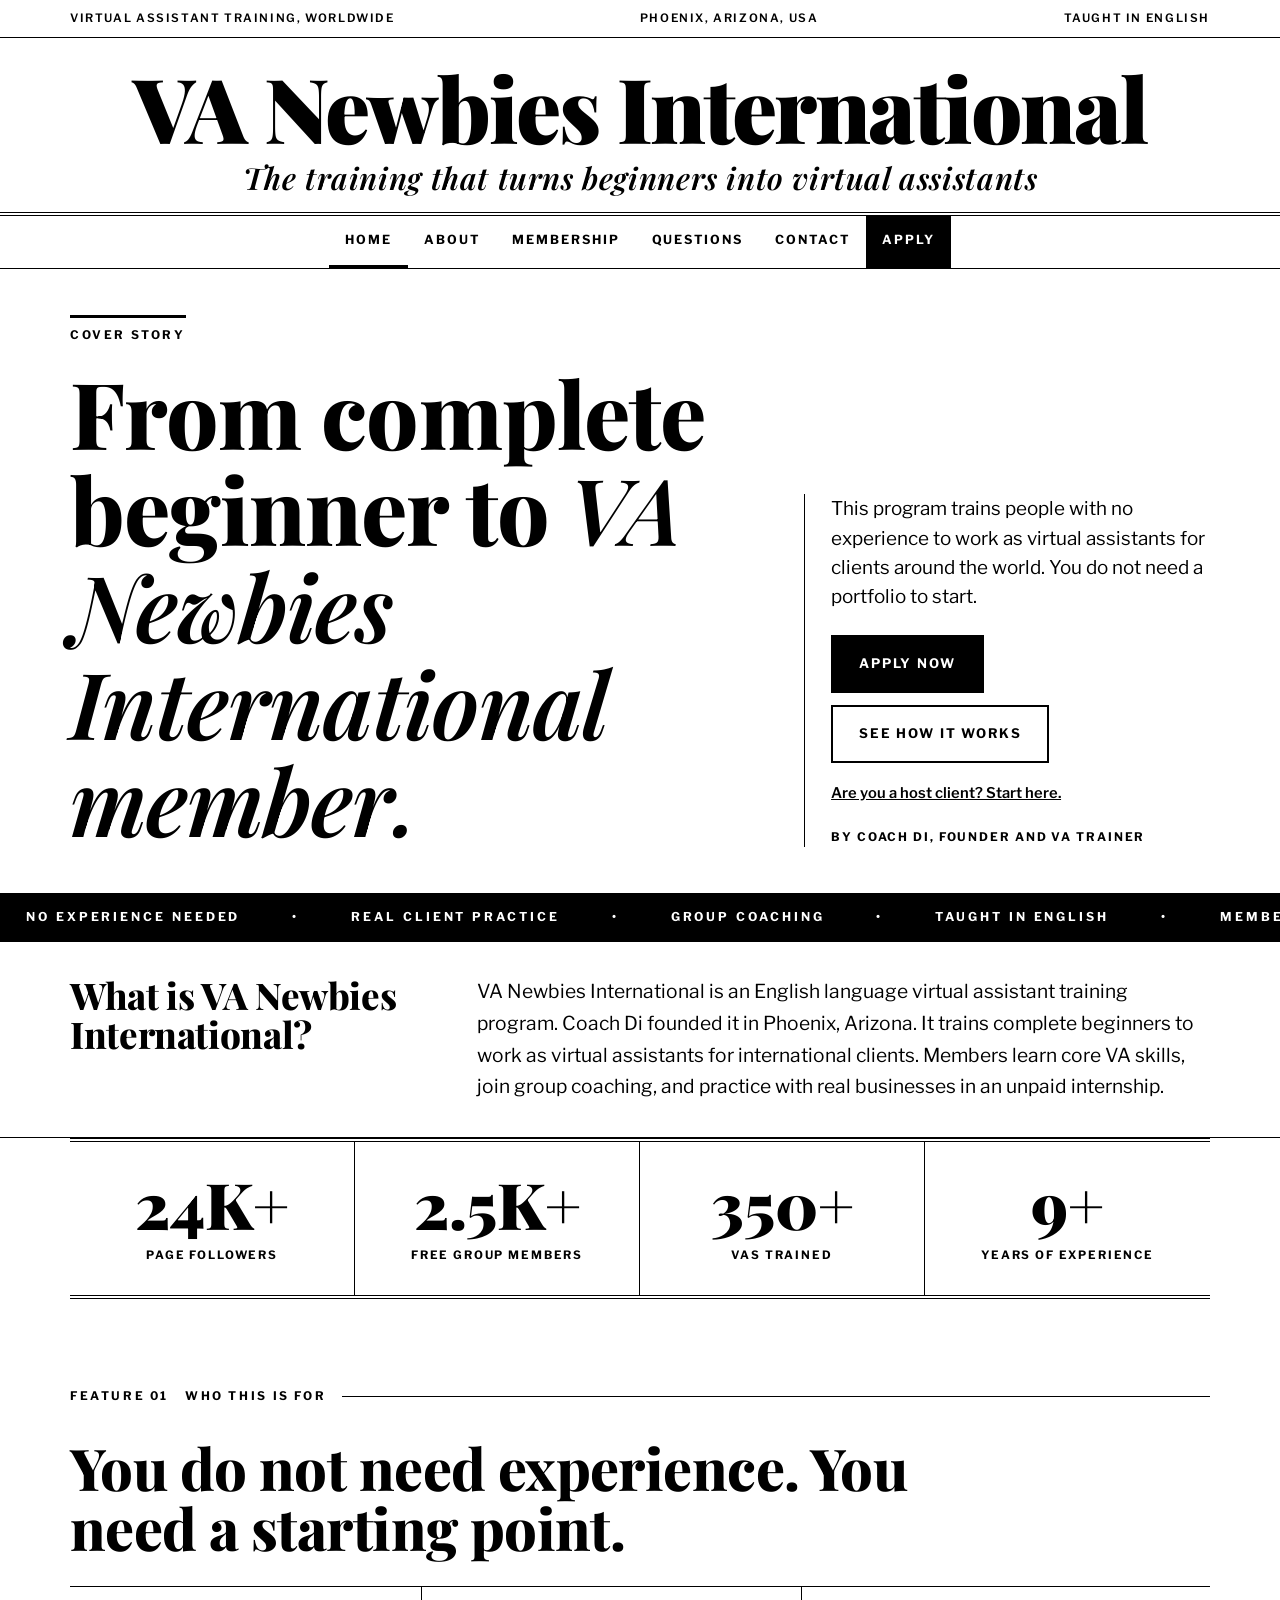
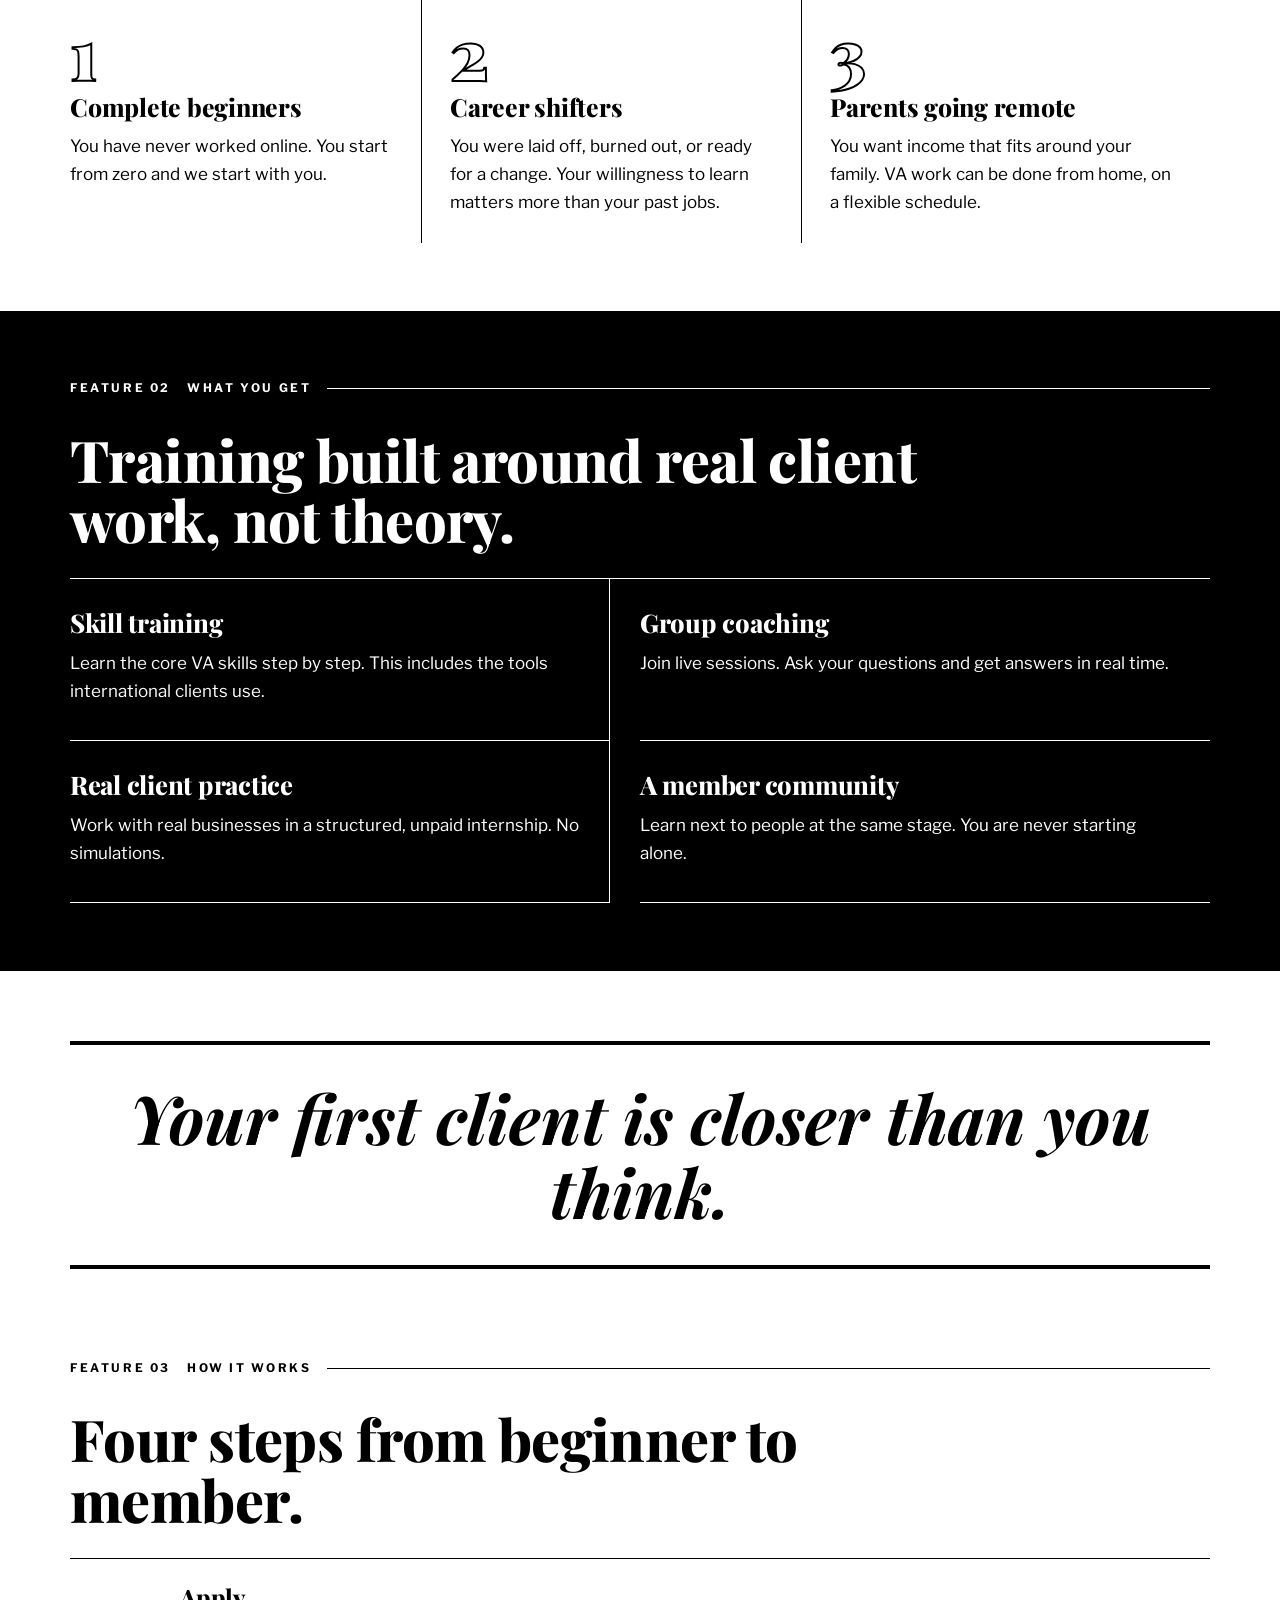
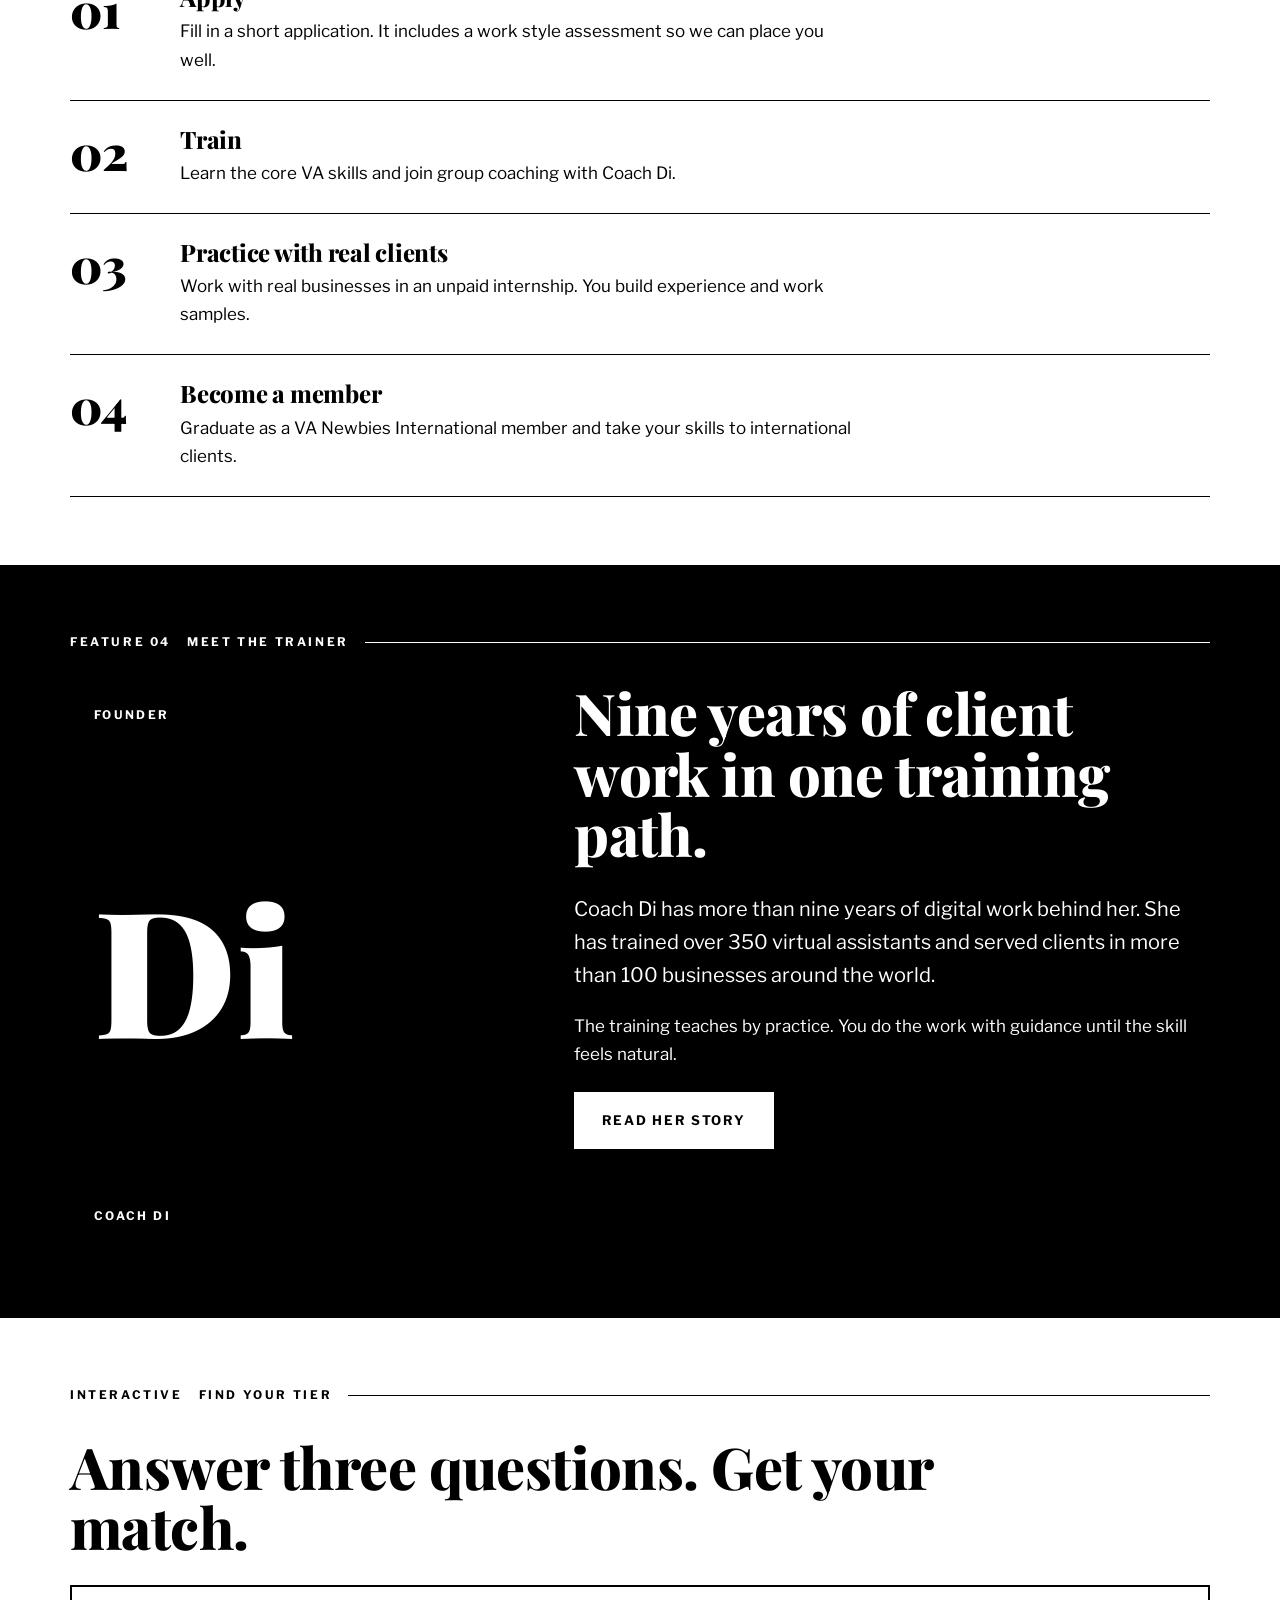
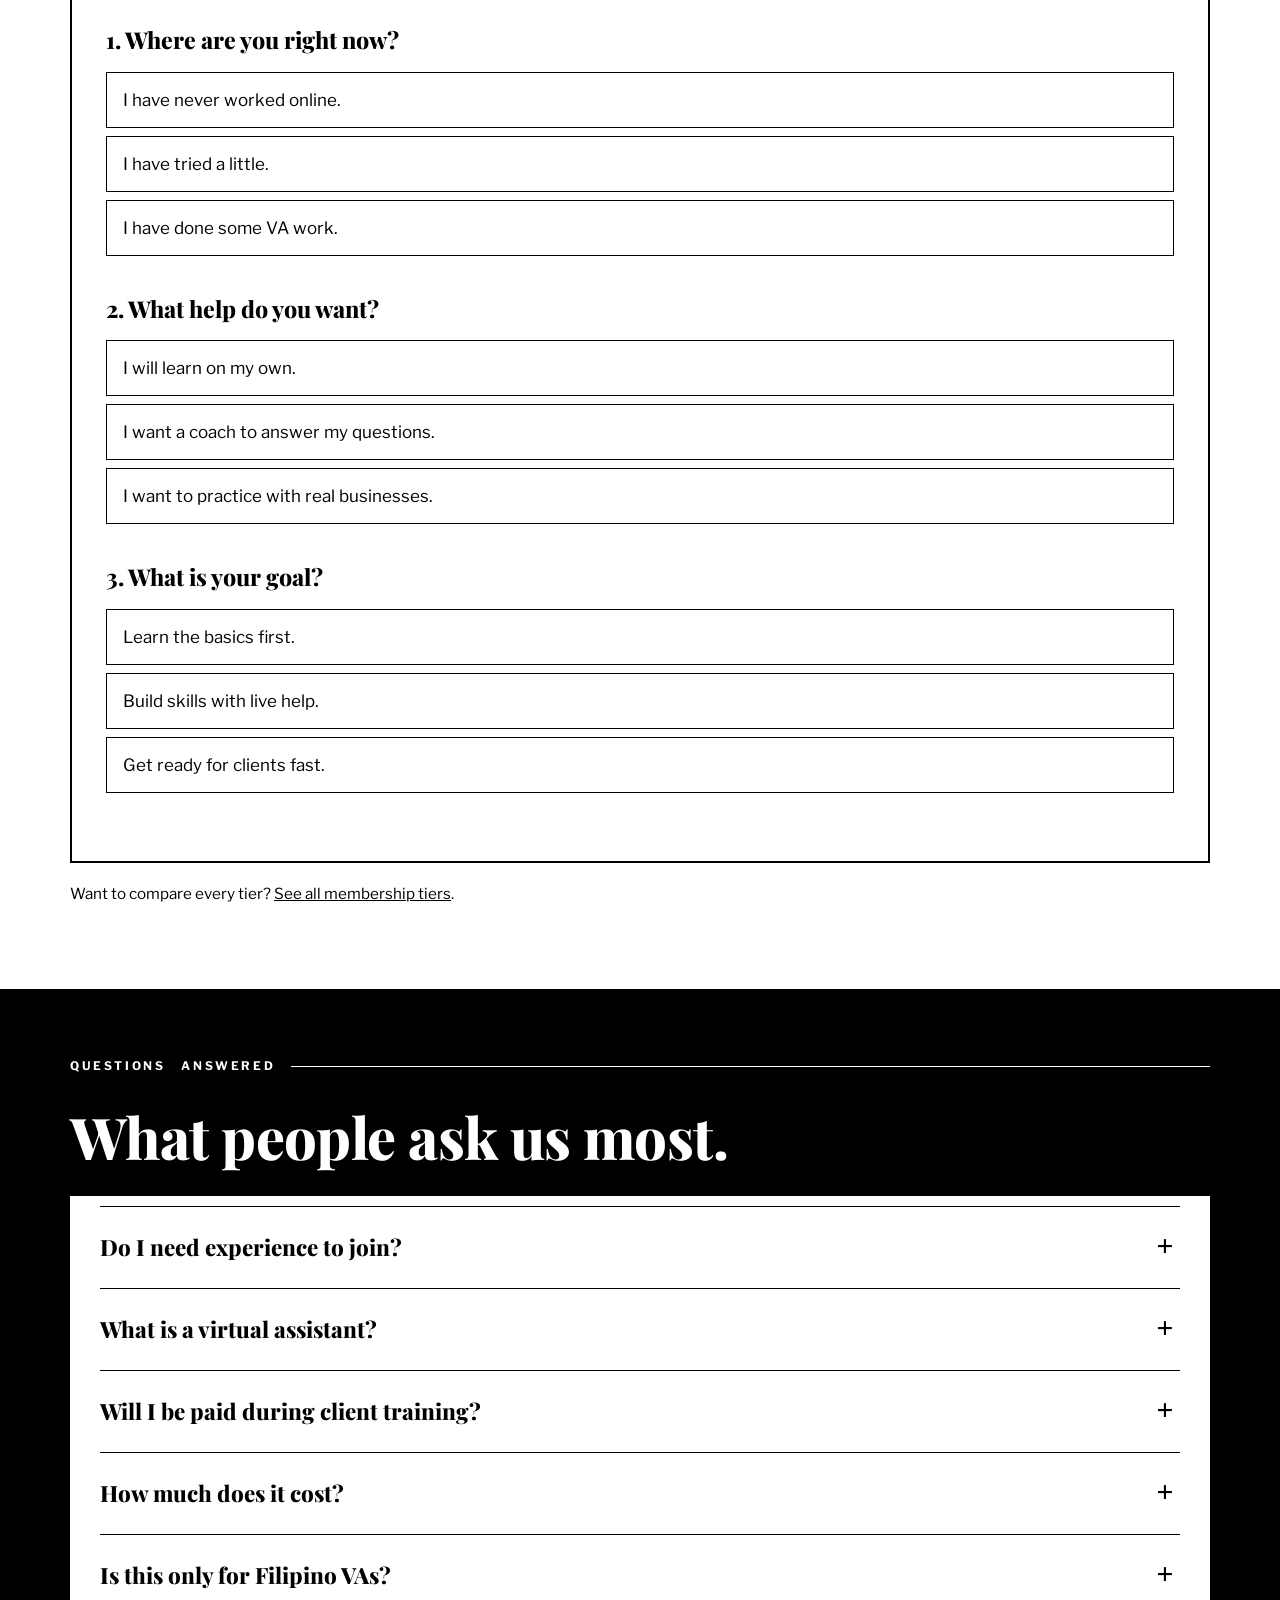
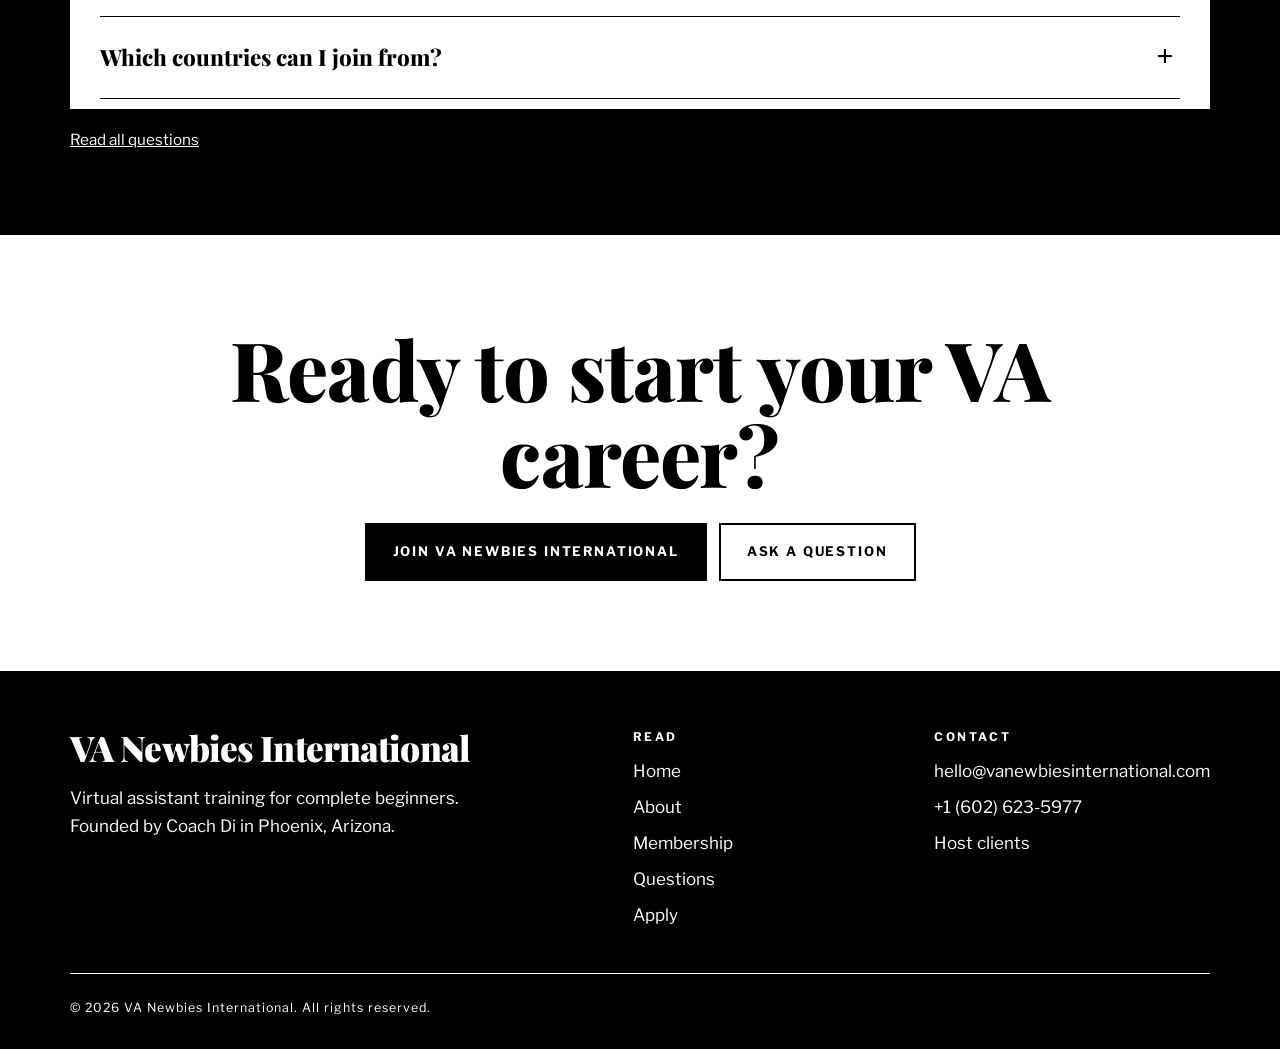
<file: index.html>
<!doctype html>
<html lang="en">
<head>
<meta charset="utf-8">
<meta name="viewport" content="width=device-width, initial-scale=1">
<title>VA Newbies International | Virtual Assistant Training for Beginners</title>
<meta name="description" content="Learn to work as a virtual assistant with no experience. Get coaching, real client practice in an unpaid internship, and a worldwide member community.">
<meta name="robots" content="index, follow, max-image-preview:large">
<link rel="canonical" href="https://www.vanewbiesinternational.com/">
<meta name="theme-color" content="#000000">
<meta property="og:type" content="website">
<meta property="og:site_name" content="VA Newbies International">
<meta property="og:title" content="VA Newbies International | Virtual Assistant Training for Beginners">
<meta property="og:description" content="Learn to work as a virtual assistant with no experience. Get coaching, real client practice in an unpaid internship, and a worldwide member community.">
<meta property="og:url" content="https://www.vanewbiesinternational.com/">
<meta property="og:image" content="https://www.vanewbiesinternational.com/assets/og-cover.png">
<meta property="og:image:alt" content="VA Newbies International, virtual assistant training worldwide">
<meta property="og:locale" content="en_US">
<meta name="twitter:card" content="summary_large_image">
<meta name="twitter:title" content="VA Newbies International | Virtual Assistant Training for Beginners">
<meta name="twitter:description" content="Learn to work as a virtual assistant with no experience. Get coaching, real client practice in an unpaid internship, and a worldwide member community.">
<meta name="twitter:image" content="https://www.vanewbiesinternational.com/assets/og-cover.png">
<link rel="icon" href="assets/favicon.svg" type="image/svg+xml">
<link rel="preconnect" href="https://fonts.googleapis.com">
<link rel="preconnect" href="https://fonts.gstatic.com" crossorigin>
<link rel="stylesheet" href="https://fonts.googleapis.com/css2?family=Libre+Franklin:wght@400;600;700&family=Playfair+Display:ital,wght@0,600;0,800;0,900;1,600;1,700&display=swap">
<link rel="stylesheet" href="assets/styles.css">
<script type="application/ld+json">{"@context": "https://schema.org", "@graph": [{"@type": ["Organization", "EducationalOrganization"], "@id": "https://www.vanewbiesinternational.com/#organization", "name": "VA Newbies International", "url": "https://www.vanewbiesinternational.com/", "logo": "https://www.vanewbiesinternational.com/assets/logo.svg", "description": "VA Newbies International trains complete beginners to work as virtual assistants for international clients. Training is in English and includes group coaching and an unpaid internship with real businesses.", "founder": {"@id": "https://www.vanewbiesinternational.com/about/#coach-di"}, "email": "hello@vanewbiesinternational.com", "telephone": "+16026235977", "address": {"@type": "PostalAddress", "addressLocality": "Phoenix", "addressRegion": "AZ", "addressCountry": "US"}, "areaServed": "Worldwide", "knowsLanguage": "en"}, {"@type": "WebSite", "@id": "https://www.vanewbiesinternational.com/#website", "url": "https://www.vanewbiesinternational.com/", "name": "VA Newbies International", "publisher": {"@id": "https://www.vanewbiesinternational.com/#organization"}, "inLanguage": "en"}, {"@type": "Person", "@id": "https://www.vanewbiesinternational.com/about/#coach-di", "name": "Coach Di", "jobTitle": "Founder and VA Trainer", "worksFor": {"@id": "https://www.vanewbiesinternational.com/#organization"}, "url": "https://www.vanewbiesinternational.com/about/", "alumniOf": [{"@type": "CollegeOrUniversity", "name": "Polytechnic University of the Philippines"}, {"@type": "CollegeOrUniversity", "name": "AMA Computer University"}], "knowsAbout": ["Virtual assistant training", "Virtual assistant services", "Digital marketing", "Remote work"]}, {"@type": "FAQPage", "mainEntity": [{"@type": "Question", "name": "Do I need experience to join?", "acceptedAnswer": {"@type": "Answer", "text": "No. Training starts from the basics. You do not need a portfolio or a past job to begin."}}, {"@type": "Question", "name": "What is a virtual assistant?", "acceptedAnswer": {"@type": "Answer", "text": "A virtual assistant, or VA, is a person who helps a business from a distance. A VA handles tasks such as email, scheduling, research, social media and customer support. The work is done online for clients in any country."}}, {"@type": "Question", "name": "Will I be paid during client training?", "acceptedAnswer": {"@type": "Answer", "text": "No. The client practice is an unpaid internship. It gives you real experience and work samples. You finish ready to earn."}}, {"@type": "Question", "name": "How much does it cost?", "acceptedAnswer": {"@type": "Answer", "text": "There are three tiers. Starter is $97, Spark is $180 and Surge is $299. Each one is a one time fee. There are no payment plans and no monthly charges."}}, {"@type": "Question", "name": "Is this only for Filipino VAs?", "acceptedAnswer": {"@type": "Answer", "text": "No. Membership is open to English speakers from any country. Coach Di grew up in the Philippines and now lives in the United States. That background shapes the training, and it does not limit who can join."}}, {"@type": "Question", "name": "Which countries can I join from?", "acceptedAnswer": {"@type": "Answer", "text": "You can join from any country. We welcome members from the US, the UK, Canada, Australia and beyond. All training is in English."}}]}]}</script>
</head>
<body>
<div class="progress" aria-hidden="true"></div>
<a class="skip" href="#main">Skip to main content</a>
<header>
<div class="topbar"><div class="wrap"><span>Virtual assistant training, worldwide</span><span>Phoenix, Arizona, USA</span><span>Taught in English</span></div></div>
<div class="masthead"><a class="brand" href="./" aria-label="VA Newbies International, home">VA Newbies International<span>The training that turns beginners into virtual assistants</span></a></div>
<div class="navbar"><div class="wrap">
<button class="menu-btn" aria-expanded="false" aria-controls="site-nav">Menu</button>
<nav class="nav" id="site-nav" aria-label="Main"><a href="./" aria-current="page">Home</a><a href="about/">About</a><a href="services/">Membership</a><a href="faq/">Questions</a><a href="contact/">Contact</a><a class="cta" href="apply/">Apply</a></nav>
</div></div>
</header>
<main id="main">

<section class="hero" style="padding-bottom:46px">
<div class="wrap hero-grid">
<div>
<div class="kicker">Cover story</div>
<h1>From complete beginner to <em>VA Newbies International member.</em></h1>
</div>
<div class="stand">
<p>This program trains people with no experience to work as virtual assistants for clients around the world. You do not need a portfolio to start.</p>
<div class="btns"><a class="btn" href="apply/">Apply now</a><a class="btn ghost" href="#how">See how it works</a></div>
<a class="sub-link" href="contact/#host-clients">Are you a host client? Start here.</a>
<div class="byline">By Coach Di, Founder and VA Trainer</div>
</div>
</div>
</section>

<div class="ticker" aria-hidden="true"><div class="ticker-track">
<span>No experience needed</span><span>Real client practice</span><span>Group coaching</span><span>Taught in English</span><span>Members worldwide</span><span>No experience needed</span><span>Real client practice</span><span>Group coaching</span><span>Taught in English</span><span>Members worldwide</span><span>No experience needed</span><span>Real client practice</span><span>Group coaching</span><span>Taught in English</span><span>Members worldwide</span><span>No experience needed</span><span>Real client practice</span><span>Group coaching</span><span>Taught in English</span><span>Members worldwide</span>
</div></div>

<section class="answer reveal" style="padding:34px 0"><div class="wrap answer-grid">
<h2>What is VA Newbies International?</h2>
<p>VA Newbies International is an English language virtual assistant training program. Coach Di founded it in Phoenix, Arizona. It trains complete beginners to work as virtual assistants for international clients. Members learn core VA skills, join group coaching, and practice with real businesses in an unpaid internship.</p>
</div></section>

<div class="wrap reveal" style="padding-bottom:20px">
<div class="stats" role="list">
<div class="stat" role="listitem"><b data-count="24" data-suffix="K+">24K+</b><small>Page followers</small></div>
<div class="stat" role="listitem"><b data-count="2.5" data-suffix="K+">2.5K+</b><small>Free group members</small></div>
<div class="stat" role="listitem"><b data-count="350" data-suffix="+">350+</b><small>VAs trained</small></div>
<div class="stat" role="listitem"><b data-count="9" data-suffix="+">9+</b><small>Years of experience</small></div>
</div>
</div>

<section id="who">
<div class="wrap">
<div class="label reveal">Feature 01 <span>Who this is for</span></div>
<h2 class="sec-title reveal">You do not need experience. You need a starting point.</h2>
<div class="three reveal">
<article><span class="num" aria-hidden="true">1</span><h3>Complete beginners</h3><p>You have never worked online. You start from zero and we start with you.</p></article>
<article><span class="num" aria-hidden="true">2</span><h3>Career shifters</h3><p>You were laid off, burned out, or ready for a change. Your willingness to learn matters more than your past jobs.</p></article>
<article><span class="num" aria-hidden="true">3</span><h3>Parents going remote</h3><p>You want income that fits around your family. VA work can be done from home, on a flexible schedule.</p></article>
</div>
</div>
</section>

<section class="dark" id="get">
<div class="wrap">
<div class="label reveal">Feature 02 <span>What you get</span></div>
<h2 class="sec-title reveal">Training built around real client work, not theory.</h2>
<div class="four reveal">
<article><h3>Skill training</h3><p>Learn the core VA skills step by step. This includes the tools international clients use.</p></article>
<article><h3>Group coaching</h3><p>Join live sessions. Ask your questions and get answers in real time.</p></article>
<article><h3>Real client practice</h3><p>Work with real businesses in a structured, unpaid internship. No simulations.</p></article>
<article><h3>A member community</h3><p>Learn next to people at the same stage. You are never starting alone.</p></article>
</div>
</div>
</section>

<div class="pull reveal"><div class="wrap"><blockquote>Your first client is closer than you think.</blockquote></div></div>

<section id="how" style="padding-top:20px">
<div class="wrap">
<div class="label reveal">Feature 03 <span>How it works</span></div>
<h2 class="sec-title reveal">Four steps from beginner to member.</h2>
<ol class="steps reveal">
<li><div><h3>Apply</h3><p>Fill in a short application. It includes a work style assessment so we can place you well.</p></div></li>
<li><div><h3>Train</h3><p>Learn the core VA skills and join group coaching with Coach Di.</p></div></li>
<li><div><h3>Practice with real clients</h3><p>Work with real businesses in an unpaid internship. You build experience and work samples.</p></div></li>
<li><div><h3>Become a member</h3><p>Graduate as a VA Newbies International member and take your skills to international clients.</p></div></li>
</ol>
</div>
</section>

<section class="dark" id="coach">
<div class="wrap">
<div class="label reveal">Feature 04 <span>Meet the trainer</span></div>
<div class="profile reveal">
<div class="monogram" role="img" aria-label="Coach Di, founder of VA Newbies International, virtual assistant trainer"><span>Founder</span><b>Di</b><span>Coach Di</span></div>
<div>
<h2 class="sec-title">Nine years of client work in one training path.</h2>
<p class="lede">Coach Di has more than nine years of digital work behind her. She has trained over 350 virtual assistants and served clients in more than 100 businesses around the world.</p>
<p>The training teaches by practice. You do the work with guidance until the skill feels natural.</p>
<div class="btns"><a class="btn" href="about/">Read her story</a></div>
</div>
</div>
</div>
</section>

<section id="find">
<div class="wrap">
<div class="label reveal">Interactive <span>Find your tier</span></div>
<h2 class="sec-title reveal">Answer three questions. Get your match.</h2>
<div class="reveal"><form class="quiz" id="tier-quiz" aria-label="Find your tier">
<fieldset><legend>1. Where are you right now?</legend>
<label class="opt"><input type="radio" name="q1" value="starter"><span>I have never worked online.</span></label><label class="opt"><input type="radio" name="q1" value="spark"><span>I have tried a little.</span></label><label class="opt"><input type="radio" name="q1" value="surge"><span>I have done some VA work.</span></label>
</fieldset>
<fieldset><legend>2. What help do you want?</legend>
<label class="opt"><input type="radio" name="q2" value="starter"><span>I will learn on my own.</span></label><label class="opt"><input type="radio" name="q2" value="spark"><span>I want a coach to answer my questions.</span></label><label class="opt"><input type="radio" name="q2" value="surge"><span>I want to practice with real businesses.</span></label>
</fieldset>
<fieldset><legend>3. What is your goal?</legend>
<label class="opt"><input type="radio" name="q3" value="starter"><span>Learn the basics first.</span></label><label class="opt"><input type="radio" name="q3" value="spark"><span>Build skills with live help.</span></label><label class="opt"><input type="radio" name="q3" value="surge"><span>Get ready for clients fast.</span></label>
</fieldset>
<div class="result" id="quiz-result" aria-live="polite"></div>
</form></div>
<p class="note">Want to compare every tier? <a href="services/">See all membership tiers</a>.</p>
</div>
</section>

<section class="dark" id="questions">
<div class="wrap">
<div class="label reveal">Questions <span>Answered</span></div>
<h2 class="sec-title reveal">What people ask us most.</h2>
<div class="reveal" style="color:#000;background:#fff;padding:10px 30px"><div class="faq"><details><summary>Do I need experience to join?</summary><div class="ans"><p>No. Training starts from the basics. You do not need a portfolio or a past job to begin.</p></div></details><details><summary>What is a virtual assistant?</summary><div class="ans"><p>A virtual assistant, or VA, is a person who helps a business from a distance. A VA handles tasks such as email, scheduling, research, social media and customer support. The work is done online for clients in any country.</p></div></details><details><summary>Will I be paid during client training?</summary><div class="ans"><p>No. The client practice is an unpaid internship. It gives you real experience and work samples. You finish ready to earn.</p></div></details><details><summary>How much does it cost?</summary><div class="ans"><p>There are three tiers. Starter is $97, Spark is $180 and Surge is $299. Each one is a one time fee. There are no payment plans and no monthly charges.</p></div></details><details><summary>Is this only for Filipino VAs?</summary><div class="ans"><p>No. Membership is open to English speakers from any country. Coach Di grew up in the Philippines and now lives in the United States. That background shapes the training, and it does not limit who can join.</p></div></details><details><summary>Which countries can I join from?</summary><div class="ans"><p>You can join from any country. We welcome members from the US, the UK, Canada, Australia and beyond. All training is in English.</p></div></details></div></div>
<p class="note"><a href="faq/">Read all questions</a></p>
</div>
</section>

<section class="cta-final">
<div class="wrap reveal">
<h2>Ready to start your VA career?</h2>
<div class="btns"><a class="btn" href="apply/">Join VA Newbies International</a><a class="btn ghost" href="contact/">Ask a question</a></div>
</div>
</section>
</main>
<a class="sticky-cta" href="apply/">Apply now</a>
<footer class="foot">
<div class="wrap">
<div class="foot-grid">
<div>
<a class="brand" href="./">VA Newbies International</a>
<p style="margin-top:14px;max-width:26em">Virtual assistant training for complete beginners. Founded by Coach Di in Phoenix, Arizona.</p>
</div>
<div>
<h2>Read</h2>
<ul>
<li><a href="./">Home</a></li>
<li><a href="about/">About</a></li>
<li><a href="services/">Membership</a></li>
<li><a href="faq/">Questions</a></li>
<li><a href="apply/">Apply</a></li>
</ul>
</div>
<div>
<h2>Contact</h2>
<ul>
<li><a href="mailto:hello@vanewbiesinternational.com">hello@vanewbiesinternational.com</a></li>
<li><a href="tel:+16026235977">+1 (602) 623-5977</a></li>
<li><a href="contact/#host-clients">Host clients</a></li>
</ul>
</div>
</div>
<small>&copy; <span id="year">2026</span> VA Newbies International. All rights reserved.</small>
</div>
</footer>
<script src="assets/main.js" defer></script>
</body>
</html>
</file>
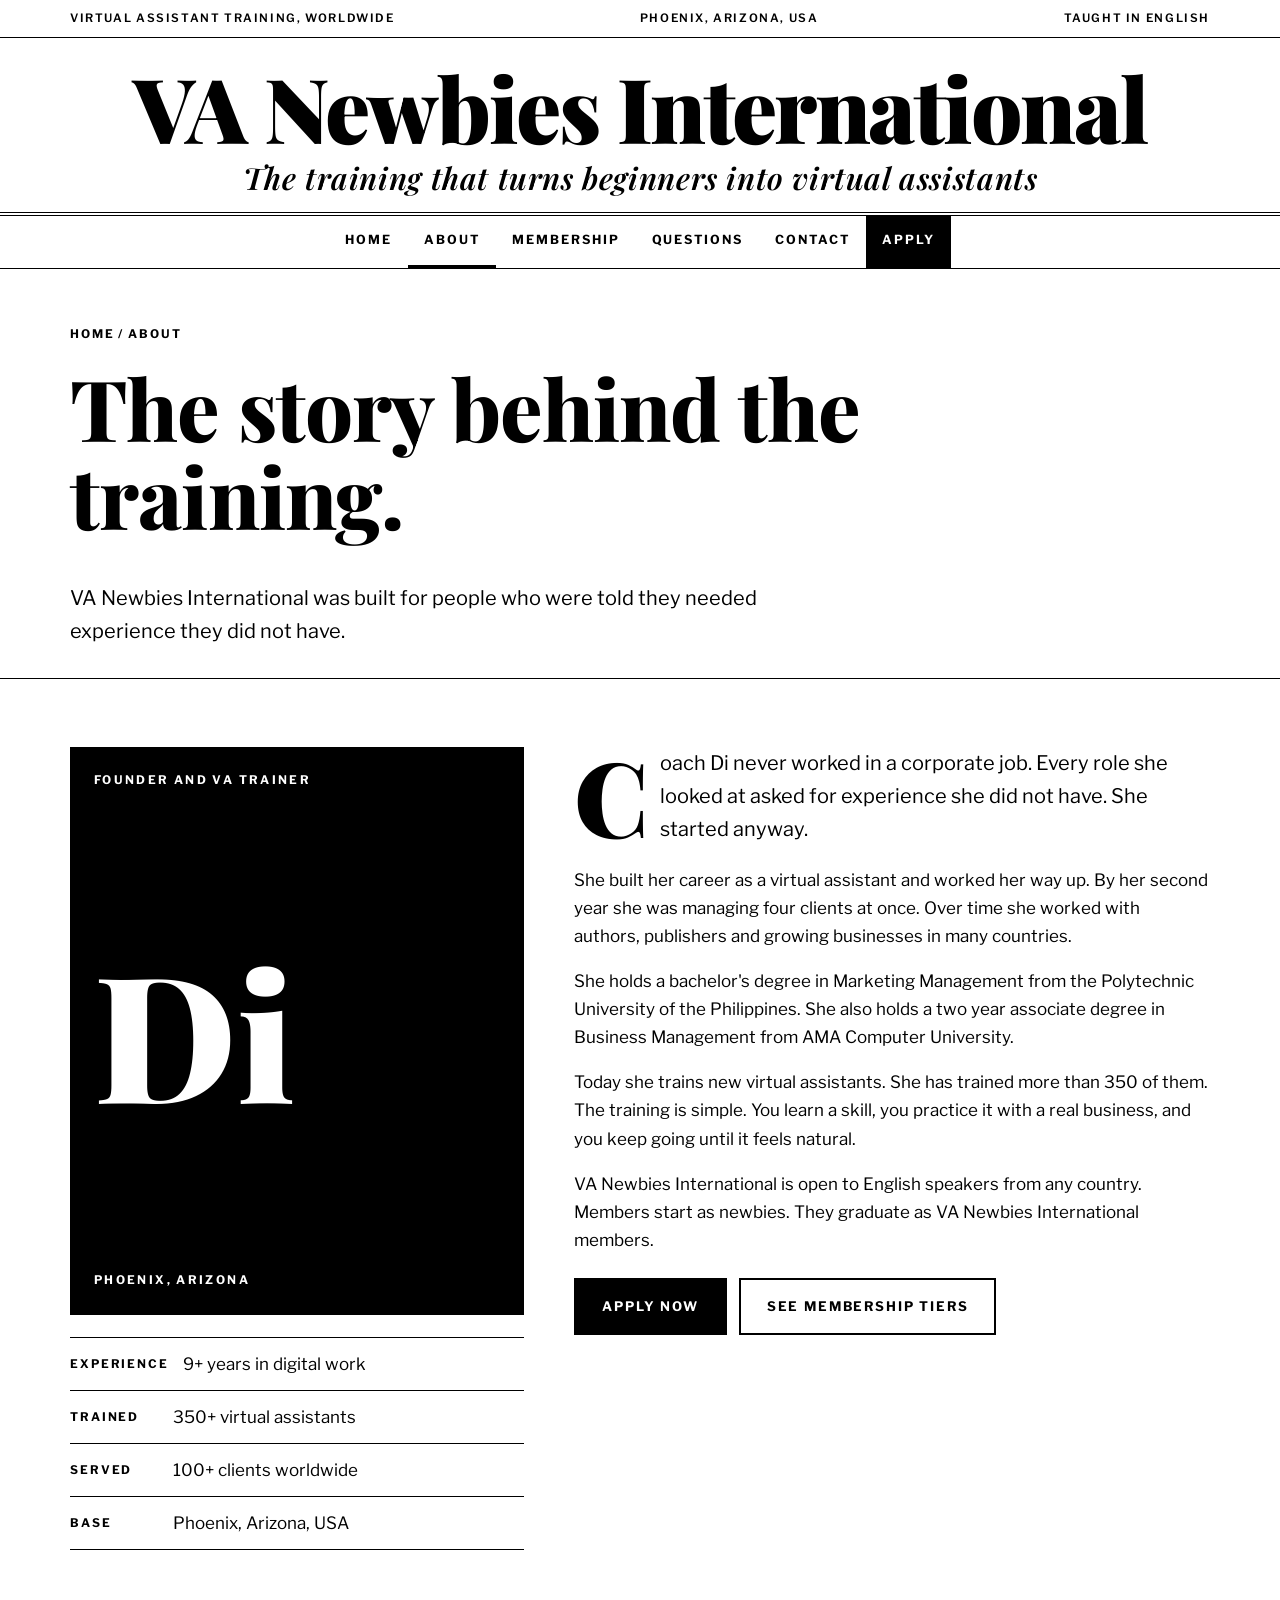
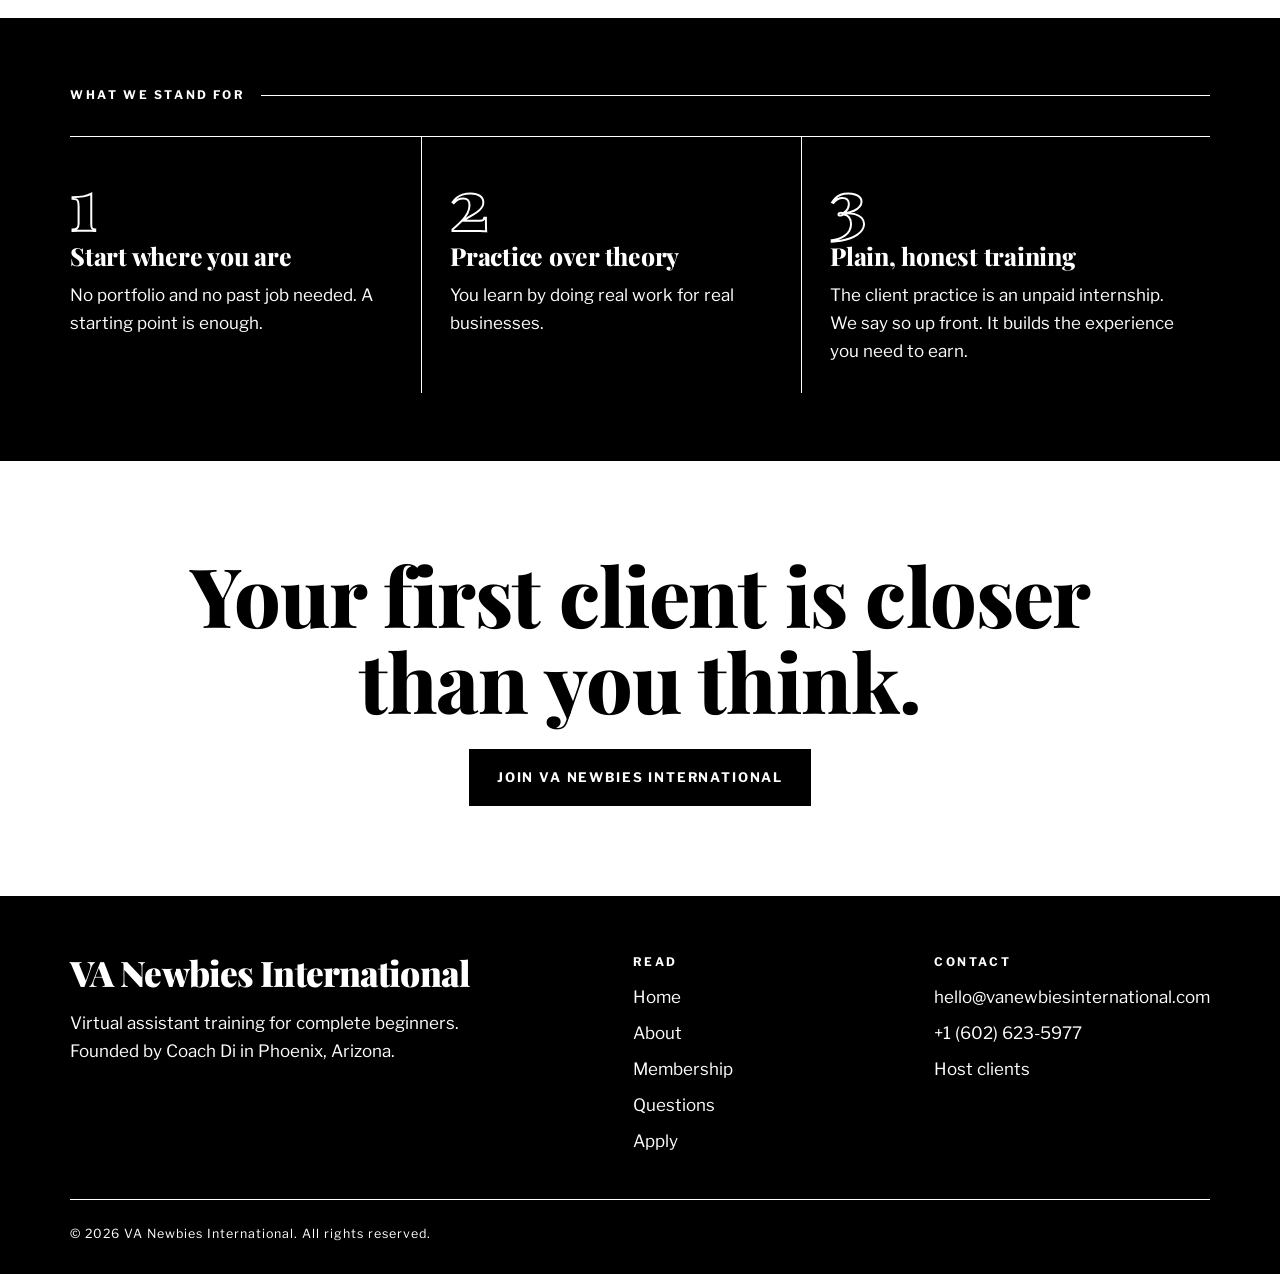
<file: about/index.html>
<!doctype html>
<html lang="en">
<head>
<meta charset="utf-8">
<meta name="viewport" content="width=device-width, initial-scale=1">
<title>About Coach Di | VA Newbies International</title>
<meta name="description" content="Meet Coach Di, founder of VA Newbies International. She has 9+ years of digital work, has trained 350+ virtual assistants and has served clients worldwide.">
<meta name="robots" content="index, follow, max-image-preview:large">
<link rel="canonical" href="https://www.vanewbiesinternational.com/about/">
<meta name="theme-color" content="#000000">
<meta property="og:type" content="website">
<meta property="og:site_name" content="VA Newbies International">
<meta property="og:title" content="About Coach Di | VA Newbies International">
<meta property="og:description" content="Meet Coach Di, founder of VA Newbies International. She has 9+ years of digital work, has trained 350+ virtual assistants and has served clients worldwide.">
<meta property="og:url" content="https://www.vanewbiesinternational.com/about/">
<meta property="og:image" content="https://www.vanewbiesinternational.com/assets/og-cover.png">
<meta property="og:image:alt" content="VA Newbies International, virtual assistant training worldwide">
<meta property="og:locale" content="en_US">
<meta name="twitter:card" content="summary_large_image">
<meta name="twitter:title" content="About Coach Di | VA Newbies International">
<meta name="twitter:description" content="Meet Coach Di, founder of VA Newbies International. She has 9+ years of digital work, has trained 350+ virtual assistants and has served clients worldwide.">
<meta name="twitter:image" content="https://www.vanewbiesinternational.com/assets/og-cover.png">
<link rel="icon" href="../assets/favicon.svg" type="image/svg+xml">
<link rel="preconnect" href="https://fonts.googleapis.com">
<link rel="preconnect" href="https://fonts.gstatic.com" crossorigin>
<link rel="stylesheet" href="https://fonts.googleapis.com/css2?family=Libre+Franklin:wght@400;600;700&family=Playfair+Display:ital,wght@0,600;0,800;0,900;1,600;1,700&display=swap">
<link rel="stylesheet" href="../assets/styles.css">
<script type="application/ld+json">{"@context": "https://schema.org", "@graph": [{"@type": ["Organization", "EducationalOrganization"], "@id": "https://www.vanewbiesinternational.com/#organization", "name": "VA Newbies International", "url": "https://www.vanewbiesinternational.com/", "logo": "https://www.vanewbiesinternational.com/assets/logo.svg", "description": "VA Newbies International trains complete beginners to work as virtual assistants for international clients. Training is in English and includes group coaching and an unpaid internship with real businesses.", "founder": {"@id": "https://www.vanewbiesinternational.com/about/#coach-di"}, "email": "hello@vanewbiesinternational.com", "telephone": "+16026235977", "address": {"@type": "PostalAddress", "addressLocality": "Phoenix", "addressRegion": "AZ", "addressCountry": "US"}, "areaServed": "Worldwide", "knowsLanguage": "en"}, {"@type": "WebSite", "@id": "https://www.vanewbiesinternational.com/#website", "url": "https://www.vanewbiesinternational.com/", "name": "VA Newbies International", "publisher": {"@id": "https://www.vanewbiesinternational.com/#organization"}, "inLanguage": "en"}, {"@type": "Person", "@id": "https://www.vanewbiesinternational.com/about/#coach-di", "name": "Coach Di", "jobTitle": "Founder and VA Trainer", "worksFor": {"@id": "https://www.vanewbiesinternational.com/#organization"}, "url": "https://www.vanewbiesinternational.com/about/", "alumniOf": [{"@type": "CollegeOrUniversity", "name": "Polytechnic University of the Philippines"}, {"@type": "CollegeOrUniversity", "name": "AMA Computer University"}], "knowsAbout": ["Virtual assistant training", "Virtual assistant services", "Digital marketing", "Remote work"]}, {"@type": "BreadcrumbList", "itemListElement": [{"@type": "ListItem", "position": 1, "name": "Home", "item": "https://www.vanewbiesinternational.com/"}, {"@type": "ListItem", "position": 2, "name": "About", "item": "https://www.vanewbiesinternational.com/about/"}]}]}</script>
</head>
<body>
<div class="progress" aria-hidden="true"></div>
<a class="skip" href="#main">Skip to main content</a>
<header>
<div class="topbar"><div class="wrap"><span>Virtual assistant training, worldwide</span><span>Phoenix, Arizona, USA</span><span>Taught in English</span></div></div>
<div class="masthead"><a class="brand" href="../" aria-label="VA Newbies International, home">VA Newbies International<span>The training that turns beginners into virtual assistants</span></a></div>
<div class="navbar"><div class="wrap">
<button class="menu-btn" aria-expanded="false" aria-controls="site-nav">Menu</button>
<nav class="nav" id="site-nav" aria-label="Main"><a href="../">Home</a><a href="../about/" aria-current="page">About</a><a href="../services/">Membership</a><a href="../faq/">Questions</a><a href="../contact/">Contact</a><a class="cta" href="../apply/">Apply</a></nav>
</div></div>
</header>
<main id="main">

<div class="page-head"><div class="wrap">
<div class="crumbs"><a href="../">Home</a> / About</div>
<h1>The story behind the training.</h1>
<p>VA Newbies International was built for people who were told they needed experience they did not have.</p>
</div></div>

<section>
<div class="wrap">
<div class="profile reveal">
<div>
<div class="monogram" role="img" aria-label="Coach Di, founder of VA Newbies International, virtual assistant trainer"><span>Founder and VA Trainer</span><b>Di</b><span>Phoenix, Arizona</span></div>
<ul class="facts">
<li><b>Experience</b><span>9+ years in digital work</span></li>
<li><b>Trained</b><span>350+ virtual assistants</span></li>
<li><b>Served</b><span>100+ clients worldwide</span></li>
<li><b>Base</b><span>Phoenix, Arizona, USA</span></li>
</ul>
</div>
<div class="cols" style="column-count:1">
<p class="lede dropcap">Coach Di never worked in a corporate job. Every role she looked at asked for experience she did not have. She started anyway.</p>
<p>She built her career as a virtual assistant and worked her way up. By her second year she was managing four clients at once. Over time she worked with authors, publishers and growing businesses in many countries.</p>
<p>She holds a bachelor's degree in Marketing Management from the Polytechnic University of the Philippines. She also holds a two year associate degree in Business Management from AMA Computer University.</p>
<p>Today she trains new virtual assistants. She has trained more than 350 of them. The training is simple. You learn a skill, you practice it with a real business, and you keep going until it feels natural.</p>
<p>VA Newbies International is open to English speakers from any country. Members start as newbies. They graduate as VA Newbies International members.</p>
<div class="btns"><a class="btn" href="../apply/">Apply now</a><a class="btn ghost" href="../services/">See membership tiers</a></div>
</div>
</div>
</div>
</section>

<section class="dark">
<div class="wrap">
<div class="label reveal">What we stand for</div>
<div class="three reveal" style="border-color:#fff">
<article style="border-color:#fff"><span class="num" aria-hidden="true">1</span><h3>Start where you are</h3><p>No portfolio and no past job needed. A starting point is enough.</p></article>
<article style="border-color:#fff"><span class="num" aria-hidden="true">2</span><h3>Practice over theory</h3><p>You learn by doing real work for real businesses.</p></article>
<article style="border-color:#fff"><span class="num" aria-hidden="true">3</span><h3>Plain, honest training</h3><p>The client practice is an unpaid internship. We say so up front. It builds the experience you need to earn.</p></article>
</div>
</div>
</section>

<section class="cta-final"><div class="wrap reveal">
<h2>Your first client is closer than you think.</h2>
<div class="btns"><a class="btn" href="../apply/">Join VA Newbies International</a></div>
</div></section>
</main>
<a class="sticky-cta" href="../apply/">Apply now</a>
<footer class="foot">
<div class="wrap">
<div class="foot-grid">
<div>
<a class="brand" href="../">VA Newbies International</a>
<p style="margin-top:14px;max-width:26em">Virtual assistant training for complete beginners. Founded by Coach Di in Phoenix, Arizona.</p>
</div>
<div>
<h2>Read</h2>
<ul>
<li><a href="../">Home</a></li>
<li><a href="../about/">About</a></li>
<li><a href="../services/">Membership</a></li>
<li><a href="../faq/">Questions</a></li>
<li><a href="../apply/">Apply</a></li>
</ul>
</div>
<div>
<h2>Contact</h2>
<ul>
<li><a href="mailto:hello@vanewbiesinternational.com">hello@vanewbiesinternational.com</a></li>
<li><a href="tel:+16026235977">+1 (602) 623-5977</a></li>
<li><a href="../contact/#host-clients">Host clients</a></li>
</ul>
</div>
</div>
<small>&copy; <span id="year">2026</span> VA Newbies International. All rights reserved.</small>
</div>
</footer>
<script src="../assets/main.js" defer></script>
</body>
</html>
</file>
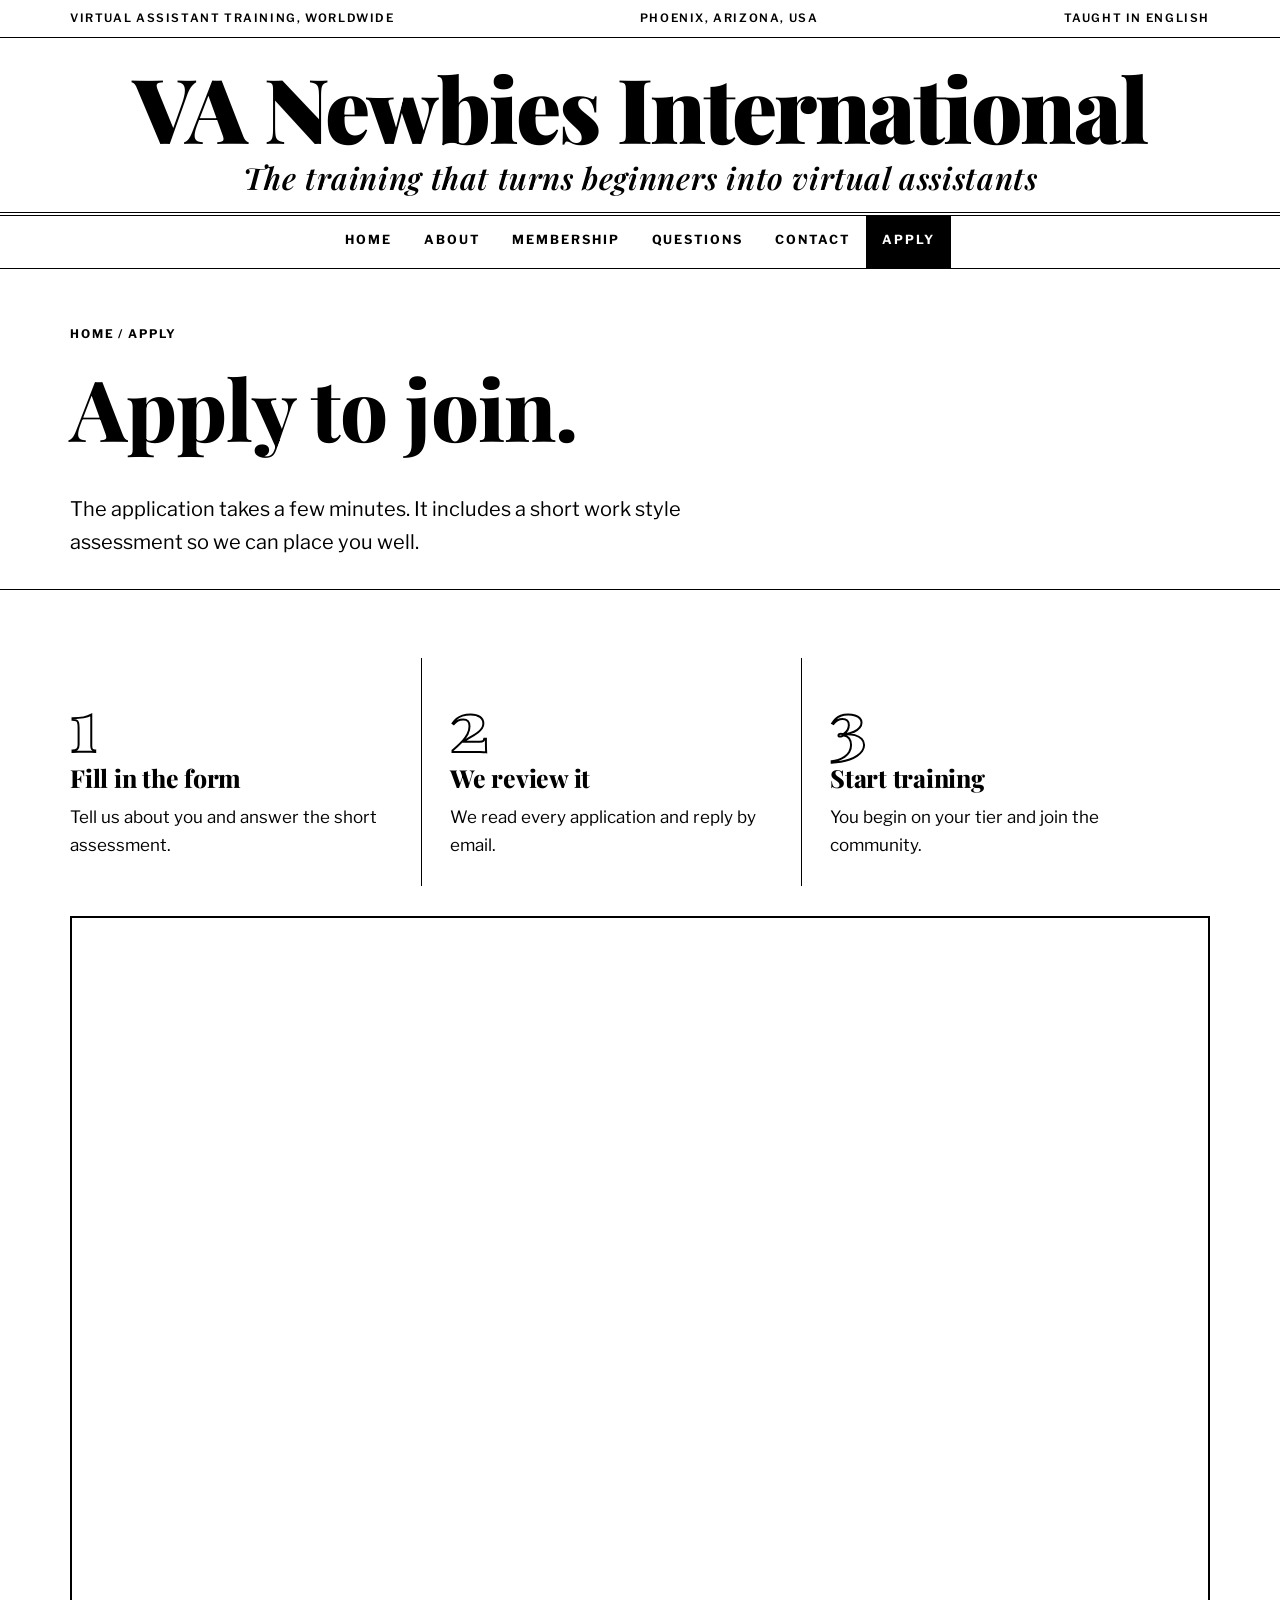
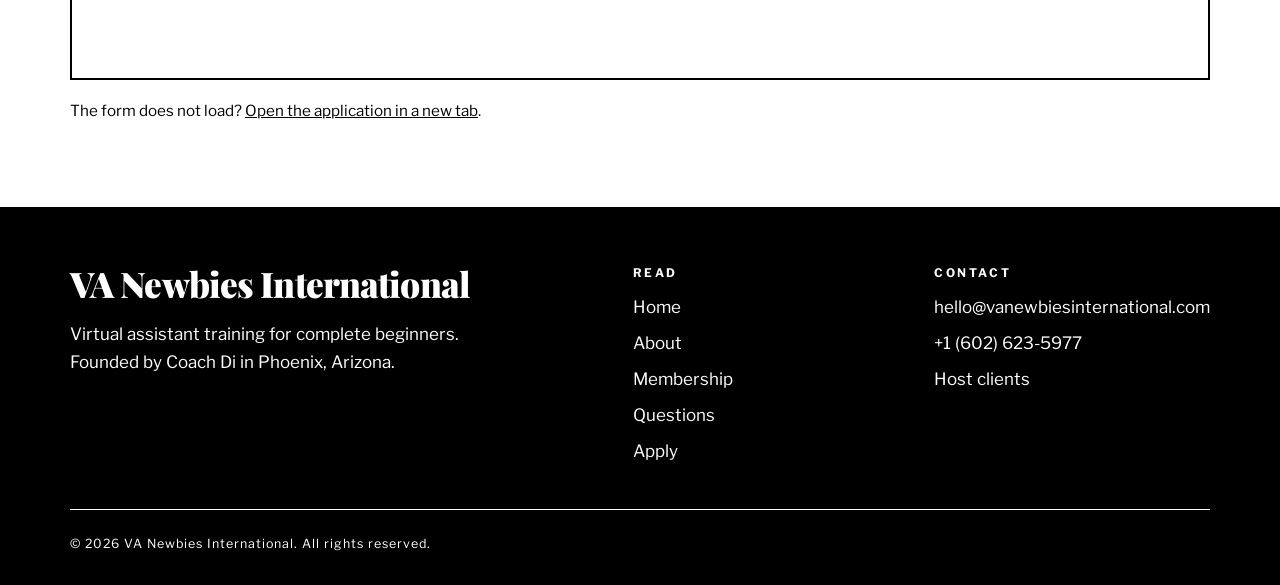
<file: apply/index.html>
<!doctype html>
<html lang="en">
<head>
<meta charset="utf-8">
<meta name="viewport" content="width=device-width, initial-scale=1">
<title>Apply | VA Newbies International</title>
<meta name="description" content="Apply to join VA Newbies International. The application takes a few minutes and includes a short work style assessment.">
<meta name="robots" content="index, follow, max-image-preview:large">
<link rel="canonical" href="https://www.vanewbiesinternational.com/apply/">
<meta name="theme-color" content="#000000">
<meta property="og:type" content="website">
<meta property="og:site_name" content="VA Newbies International">
<meta property="og:title" content="Apply | VA Newbies International">
<meta property="og:description" content="Apply to join VA Newbies International. The application takes a few minutes and includes a short work style assessment.">
<meta property="og:url" content="https://www.vanewbiesinternational.com/apply/">
<meta property="og:image" content="https://www.vanewbiesinternational.com/assets/og-cover.png">
<meta property="og:image:alt" content="VA Newbies International, virtual assistant training worldwide">
<meta property="og:locale" content="en_US">
<meta name="twitter:card" content="summary_large_image">
<meta name="twitter:title" content="Apply | VA Newbies International">
<meta name="twitter:description" content="Apply to join VA Newbies International. The application takes a few minutes and includes a short work style assessment.">
<meta name="twitter:image" content="https://www.vanewbiesinternational.com/assets/og-cover.png">
<link rel="icon" href="../assets/favicon.svg" type="image/svg+xml">
<link rel="preconnect" href="https://fonts.googleapis.com">
<link rel="preconnect" href="https://fonts.gstatic.com" crossorigin>
<link rel="stylesheet" href="https://fonts.googleapis.com/css2?family=Libre+Franklin:wght@400;600;700&family=Playfair+Display:ital,wght@0,600;0,800;0,900;1,600;1,700&display=swap">
<link rel="stylesheet" href="../assets/styles.css">
<script type="application/ld+json">{"@context": "https://schema.org", "@graph": [{"@type": ["Organization", "EducationalOrganization"], "@id": "https://www.vanewbiesinternational.com/#organization", "name": "VA Newbies International", "url": "https://www.vanewbiesinternational.com/", "logo": "https://www.vanewbiesinternational.com/assets/logo.svg", "description": "VA Newbies International trains complete beginners to work as virtual assistants for international clients. Training is in English and includes group coaching and an unpaid internship with real businesses.", "founder": {"@id": "https://www.vanewbiesinternational.com/about/#coach-di"}, "email": "hello@vanewbiesinternational.com", "telephone": "+16026235977", "address": {"@type": "PostalAddress", "addressLocality": "Phoenix", "addressRegion": "AZ", "addressCountry": "US"}, "areaServed": "Worldwide", "knowsLanguage": "en"}, {"@type": "WebSite", "@id": "https://www.vanewbiesinternational.com/#website", "url": "https://www.vanewbiesinternational.com/", "name": "VA Newbies International", "publisher": {"@id": "https://www.vanewbiesinternational.com/#organization"}, "inLanguage": "en"}, {"@type": "BreadcrumbList", "itemListElement": [{"@type": "ListItem", "position": 1, "name": "Home", "item": "https://www.vanewbiesinternational.com/"}, {"@type": "ListItem", "position": 2, "name": "Apply", "item": "https://www.vanewbiesinternational.com/apply/"}]}]}</script>
</head>
<body>
<div class="progress" aria-hidden="true"></div>
<a class="skip" href="#main">Skip to main content</a>
<header>
<div class="topbar"><div class="wrap"><span>Virtual assistant training, worldwide</span><span>Phoenix, Arizona, USA</span><span>Taught in English</span></div></div>
<div class="masthead"><a class="brand" href="../" aria-label="VA Newbies International, home">VA Newbies International<span>The training that turns beginners into virtual assistants</span></a></div>
<div class="navbar"><div class="wrap">
<button class="menu-btn" aria-expanded="false" aria-controls="site-nav">Menu</button>
<nav class="nav" id="site-nav" aria-label="Main"><a href="../">Home</a><a href="../about/">About</a><a href="../services/">Membership</a><a href="../faq/">Questions</a><a href="../contact/">Contact</a><a class="cta" href="../apply/">Apply</a></nav>
</div></div>
</header>
<main id="main">

<div class="page-head"><div class="wrap">
<div class="crumbs"><a href="../">Home</a> / Apply</div>
<h1>Apply to join.</h1>
<p>The application takes a few minutes. It includes a short work style assessment so we can place you well.</p>
</div></div>
<section><div class="wrap">
<div class="three" style="border-top:0">
<article><span class="num" aria-hidden="true">1</span><h3>Fill in the form</h3><p>Tell us about you and answer the short assessment.</p></article>
<article><span class="num" aria-hidden="true">2</span><h3>We review it</h3><p>We read every application and reply by email.</p></article>
<article><span class="num" aria-hidden="true">3</span><h3>Start training</h3><p>You begin on your tier and join the community.</p></article>
</div>
<div class="embed"><iframe src="https://form.jotform.com/262884618903064" title="VA Newbies International application form" loading="lazy" allow="geolocation"></iframe></div>
<p class="note">The form does not load? <a href="https://form.jotform.com/262884618903064" rel="noopener">Open the application in a new tab</a>.</p>
</div></section>
</main>
<a class="sticky-cta" href="../apply/">Apply now</a>
<footer class="foot">
<div class="wrap">
<div class="foot-grid">
<div>
<a class="brand" href="../">VA Newbies International</a>
<p style="margin-top:14px;max-width:26em">Virtual assistant training for complete beginners. Founded by Coach Di in Phoenix, Arizona.</p>
</div>
<div>
<h2>Read</h2>
<ul>
<li><a href="../">Home</a></li>
<li><a href="../about/">About</a></li>
<li><a href="../services/">Membership</a></li>
<li><a href="../faq/">Questions</a></li>
<li><a href="../apply/">Apply</a></li>
</ul>
</div>
<div>
<h2>Contact</h2>
<ul>
<li><a href="mailto:hello@vanewbiesinternational.com">hello@vanewbiesinternational.com</a></li>
<li><a href="tel:+16026235977">+1 (602) 623-5977</a></li>
<li><a href="../contact/#host-clients">Host clients</a></li>
</ul>
</div>
</div>
<small>&copy; <span id="year">2026</span> VA Newbies International. All rights reserved.</small>
</div>
</footer>
<script src="../assets/main.js" defer></script>
</body>
</html>
</file>
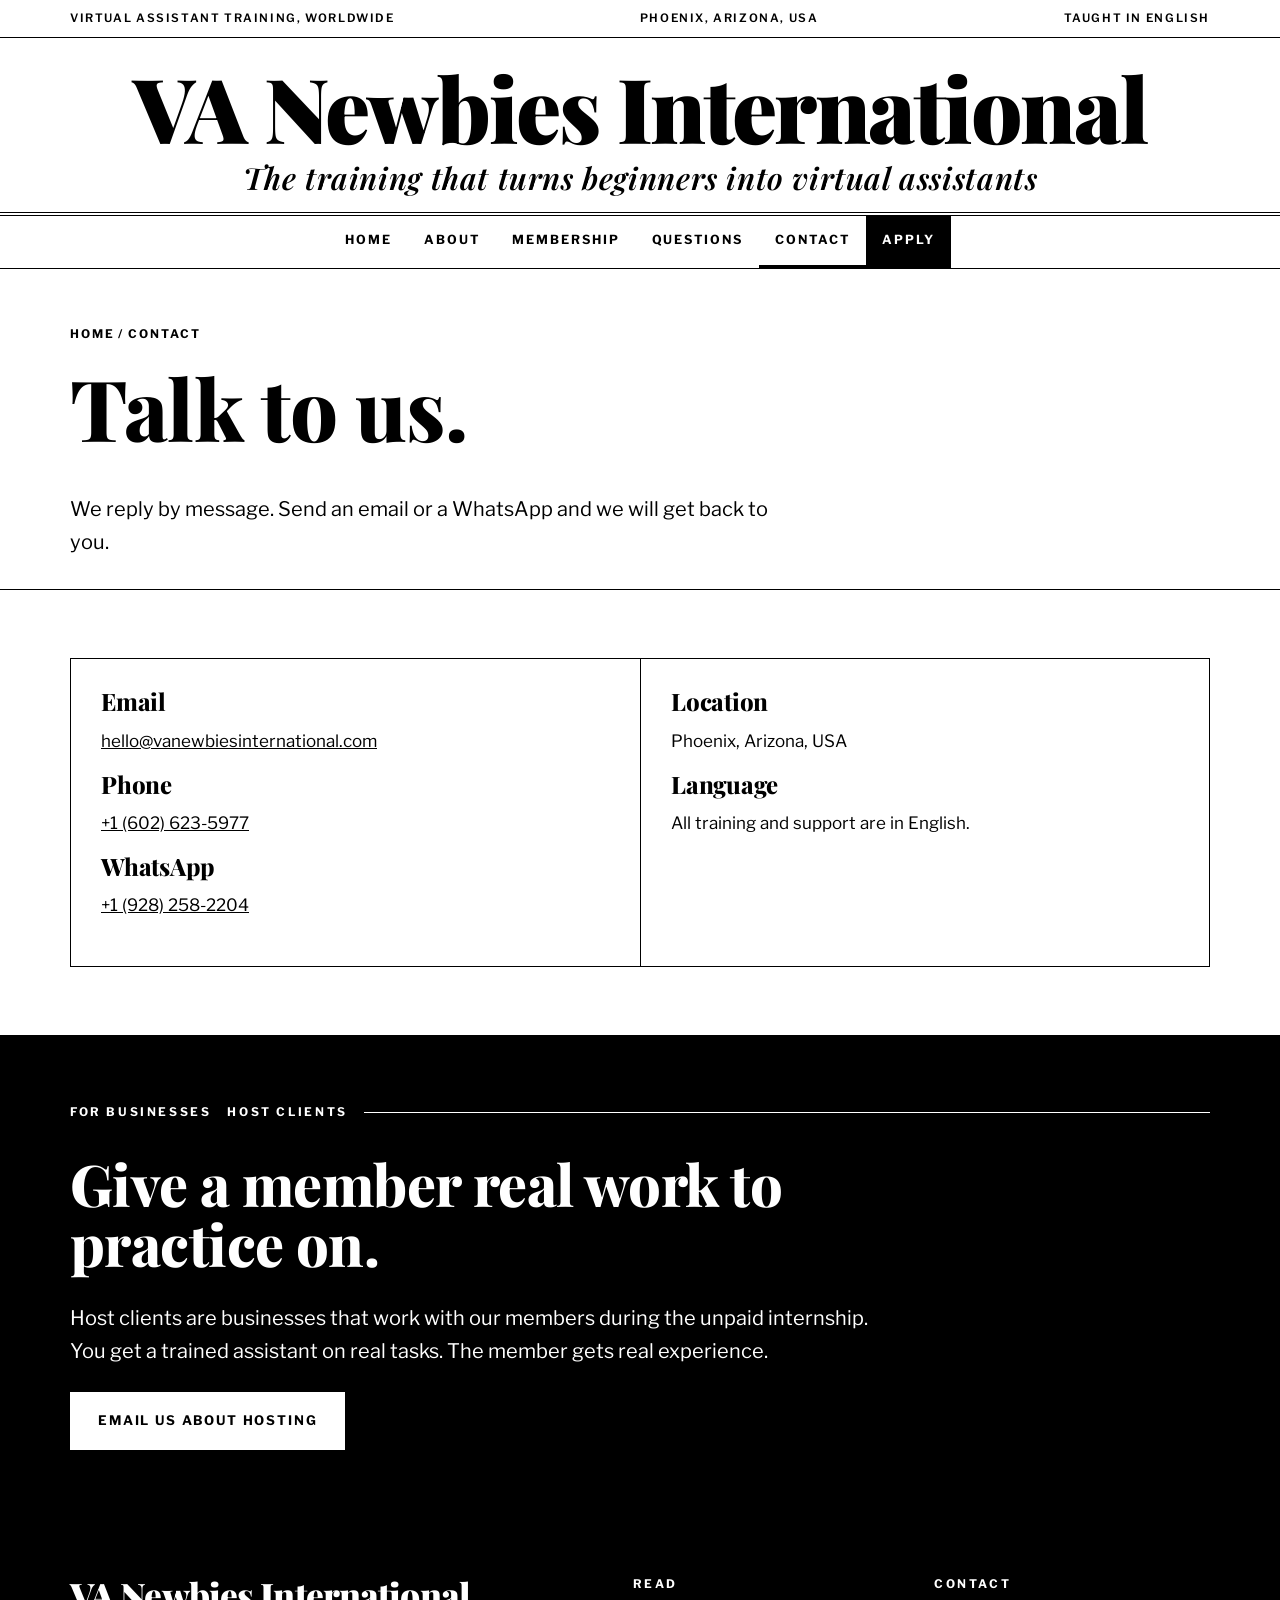
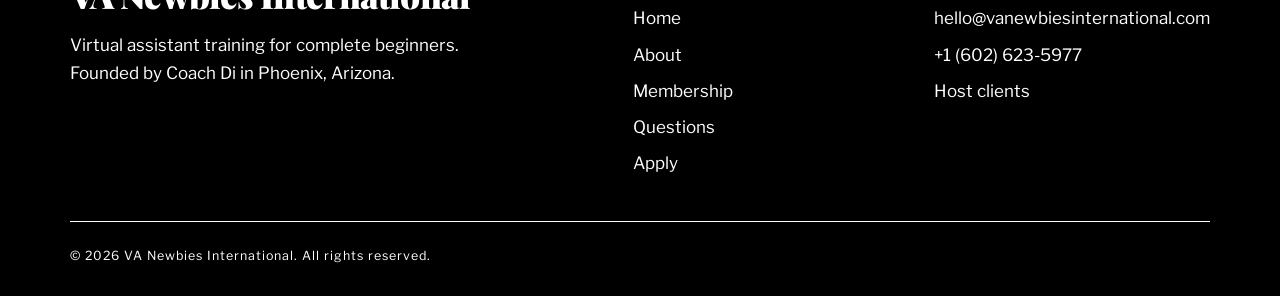
<file: contact/index.html>
<!doctype html>
<html lang="en">
<head>
<meta charset="utf-8">
<meta name="viewport" content="width=device-width, initial-scale=1">
<title>Contact | VA Newbies International</title>
<meta name="description" content="Contact VA Newbies International by email, phone or WhatsApp. Host clients can also ask how to give members real practice work.">
<meta name="robots" content="index, follow, max-image-preview:large">
<link rel="canonical" href="https://www.vanewbiesinternational.com/contact/">
<meta name="theme-color" content="#000000">
<meta property="og:type" content="website">
<meta property="og:site_name" content="VA Newbies International">
<meta property="og:title" content="Contact | VA Newbies International">
<meta property="og:description" content="Contact VA Newbies International by email, phone or WhatsApp. Host clients can also ask how to give members real practice work.">
<meta property="og:url" content="https://www.vanewbiesinternational.com/contact/">
<meta property="og:image" content="https://www.vanewbiesinternational.com/assets/og-cover.png">
<meta property="og:image:alt" content="VA Newbies International, virtual assistant training worldwide">
<meta property="og:locale" content="en_US">
<meta name="twitter:card" content="summary_large_image">
<meta name="twitter:title" content="Contact | VA Newbies International">
<meta name="twitter:description" content="Contact VA Newbies International by email, phone or WhatsApp. Host clients can also ask how to give members real practice work.">
<meta name="twitter:image" content="https://www.vanewbiesinternational.com/assets/og-cover.png">
<link rel="icon" href="../assets/favicon.svg" type="image/svg+xml">
<link rel="preconnect" href="https://fonts.googleapis.com">
<link rel="preconnect" href="https://fonts.gstatic.com" crossorigin>
<link rel="stylesheet" href="https://fonts.googleapis.com/css2?family=Libre+Franklin:wght@400;600;700&family=Playfair+Display:ital,wght@0,600;0,800;0,900;1,600;1,700&display=swap">
<link rel="stylesheet" href="../assets/styles.css">
<script type="application/ld+json">{"@context": "https://schema.org", "@graph": [{"@type": ["Organization", "EducationalOrganization"], "@id": "https://www.vanewbiesinternational.com/#organization", "name": "VA Newbies International", "url": "https://www.vanewbiesinternational.com/", "logo": "https://www.vanewbiesinternational.com/assets/logo.svg", "description": "VA Newbies International trains complete beginners to work as virtual assistants for international clients. Training is in English and includes group coaching and an unpaid internship with real businesses.", "founder": {"@id": "https://www.vanewbiesinternational.com/about/#coach-di"}, "email": "hello@vanewbiesinternational.com", "telephone": "+16026235977", "address": {"@type": "PostalAddress", "addressLocality": "Phoenix", "addressRegion": "AZ", "addressCountry": "US"}, "areaServed": "Worldwide", "knowsLanguage": "en"}, {"@type": "WebSite", "@id": "https://www.vanewbiesinternational.com/#website", "url": "https://www.vanewbiesinternational.com/", "name": "VA Newbies International", "publisher": {"@id": "https://www.vanewbiesinternational.com/#organization"}, "inLanguage": "en"}, {"@type": "BreadcrumbList", "itemListElement": [{"@type": "ListItem", "position": 1, "name": "Home", "item": "https://www.vanewbiesinternational.com/"}, {"@type": "ListItem", "position": 2, "name": "Contact", "item": "https://www.vanewbiesinternational.com/contact/"}]}]}</script>
</head>
<body>
<div class="progress" aria-hidden="true"></div>
<a class="skip" href="#main">Skip to main content</a>
<header>
<div class="topbar"><div class="wrap"><span>Virtual assistant training, worldwide</span><span>Phoenix, Arizona, USA</span><span>Taught in English</span></div></div>
<div class="masthead"><a class="brand" href="../" aria-label="VA Newbies International, home">VA Newbies International<span>The training that turns beginners into virtual assistants</span></a></div>
<div class="navbar"><div class="wrap">
<button class="menu-btn" aria-expanded="false" aria-controls="site-nav">Menu</button>
<nav class="nav" id="site-nav" aria-label="Main"><a href="../">Home</a><a href="../about/">About</a><a href="../services/">Membership</a><a href="../faq/">Questions</a><a href="../contact/" aria-current="page">Contact</a><a class="cta" href="../apply/">Apply</a></nav>
</div></div>
</header>
<main id="main">

<div class="page-head"><div class="wrap">
<div class="crumbs"><a href="../">Home</a> / Contact</div>
<h1>Talk to us.</h1>
<p>We reply by message. Send an email or a WhatsApp and we will get back to you.</p>
</div></div>
<section><div class="wrap">
<div class="contact-grid reveal">
<div><h3>Email</h3><p><a href="mailto:hello@vanewbiesinternational.com">hello@vanewbiesinternational.com</a></p><h3>Phone</h3><p><a href="tel:+16026235977">+1 (602) 623-5977</a></p><h3>WhatsApp</h3><p><a href="https://wa.me/19282582204" rel="noopener">+1 (928) 258-2204</a></p></div>
<div><h3>Location</h3><p>Phoenix, Arizona, USA</p><h3>Language</h3><p>All training and support are in English.</p></div>
</div>
</div></section>
<section class="dark" id="host-clients"><div class="wrap">
<div class="label reveal">For businesses <span>Host clients</span></div>
<h2 class="sec-title reveal">Give a member real work to practice on.</h2>
<p class="lede reveal">Host clients are businesses that work with our members during the unpaid internship. You get a trained assistant on real tasks. The member gets real experience.</p>
<div class="btns reveal"><a class="btn" href="mailto:hello@vanewbiesinternational.com?subject=Host%20client%20interest">Email us about hosting</a></div>
</div></section>
</main>
<a class="sticky-cta" href="../apply/">Apply now</a>
<footer class="foot">
<div class="wrap">
<div class="foot-grid">
<div>
<a class="brand" href="../">VA Newbies International</a>
<p style="margin-top:14px;max-width:26em">Virtual assistant training for complete beginners. Founded by Coach Di in Phoenix, Arizona.</p>
</div>
<div>
<h2>Read</h2>
<ul>
<li><a href="../">Home</a></li>
<li><a href="../about/">About</a></li>
<li><a href="../services/">Membership</a></li>
<li><a href="../faq/">Questions</a></li>
<li><a href="../apply/">Apply</a></li>
</ul>
</div>
<div>
<h2>Contact</h2>
<ul>
<li><a href="mailto:hello@vanewbiesinternational.com">hello@vanewbiesinternational.com</a></li>
<li><a href="tel:+16026235977">+1 (602) 623-5977</a></li>
<li><a href="../contact/#host-clients">Host clients</a></li>
</ul>
</div>
</div>
<small>&copy; <span id="year">2026</span> VA Newbies International. All rights reserved.</small>
</div>
</footer>
<script src="../assets/main.js" defer></script>
</body>
</html>
</file>
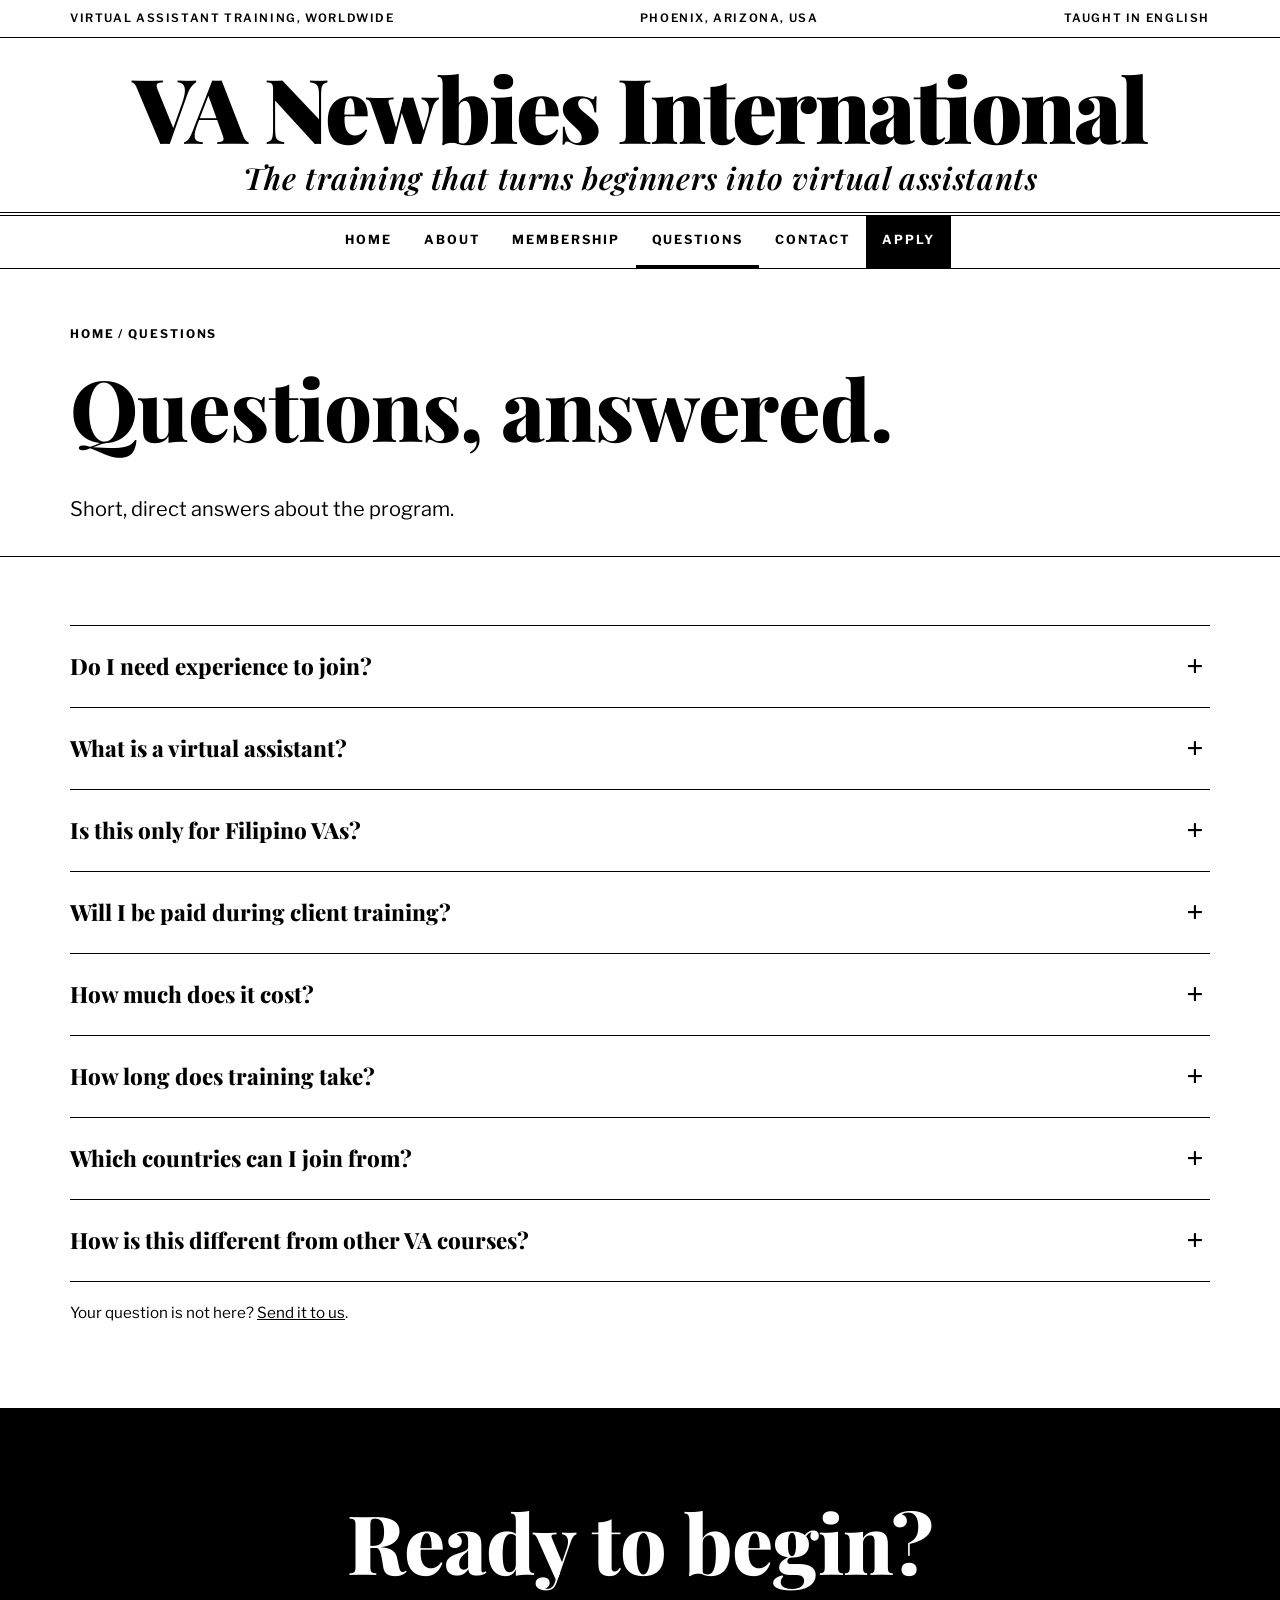
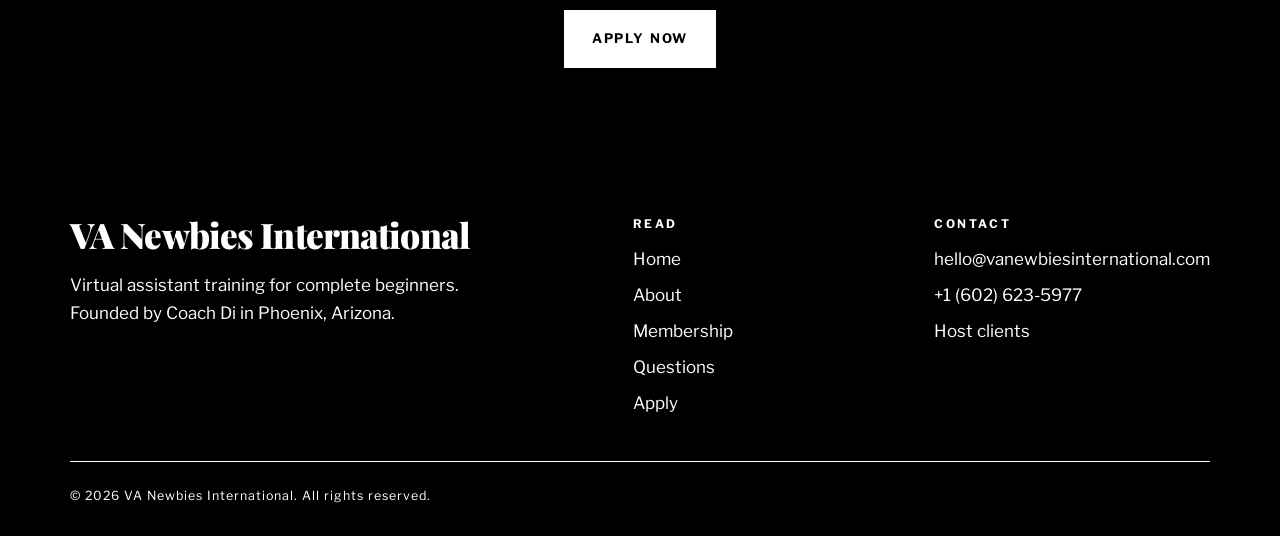
<file: faq/index.html>
<!doctype html>
<html lang="en">
<head>
<meta charset="utf-8">
<meta name="viewport" content="width=device-width, initial-scale=1">
<title>Questions and Answers | VA Newbies International</title>
<meta name="description" content="Answers about VA Newbies International: experience needed, cost, the unpaid internship, countries, training time and how it differs from other VA courses.">
<meta name="robots" content="index, follow, max-image-preview:large">
<link rel="canonical" href="https://www.vanewbiesinternational.com/faq/">
<meta name="theme-color" content="#000000">
<meta property="og:type" content="website">
<meta property="og:site_name" content="VA Newbies International">
<meta property="og:title" content="Questions and Answers | VA Newbies International">
<meta property="og:description" content="Answers about VA Newbies International: experience needed, cost, the unpaid internship, countries, training time and how it differs from other VA courses.">
<meta property="og:url" content="https://www.vanewbiesinternational.com/faq/">
<meta property="og:image" content="https://www.vanewbiesinternational.com/assets/og-cover.png">
<meta property="og:image:alt" content="VA Newbies International, virtual assistant training worldwide">
<meta property="og:locale" content="en_US">
<meta name="twitter:card" content="summary_large_image">
<meta name="twitter:title" content="Questions and Answers | VA Newbies International">
<meta name="twitter:description" content="Answers about VA Newbies International: experience needed, cost, the unpaid internship, countries, training time and how it differs from other VA courses.">
<meta name="twitter:image" content="https://www.vanewbiesinternational.com/assets/og-cover.png">
<link rel="icon" href="../assets/favicon.svg" type="image/svg+xml">
<link rel="preconnect" href="https://fonts.googleapis.com">
<link rel="preconnect" href="https://fonts.gstatic.com" crossorigin>
<link rel="stylesheet" href="https://fonts.googleapis.com/css2?family=Libre+Franklin:wght@400;600;700&family=Playfair+Display:ital,wght@0,600;0,800;0,900;1,600;1,700&display=swap">
<link rel="stylesheet" href="../assets/styles.css">
<script type="application/ld+json">{"@context": "https://schema.org", "@graph": [{"@type": ["Organization", "EducationalOrganization"], "@id": "https://www.vanewbiesinternational.com/#organization", "name": "VA Newbies International", "url": "https://www.vanewbiesinternational.com/", "logo": "https://www.vanewbiesinternational.com/assets/logo.svg", "description": "VA Newbies International trains complete beginners to work as virtual assistants for international clients. Training is in English and includes group coaching and an unpaid internship with real businesses.", "founder": {"@id": "https://www.vanewbiesinternational.com/about/#coach-di"}, "email": "hello@vanewbiesinternational.com", "telephone": "+16026235977", "address": {"@type": "PostalAddress", "addressLocality": "Phoenix", "addressRegion": "AZ", "addressCountry": "US"}, "areaServed": "Worldwide", "knowsLanguage": "en"}, {"@type": "WebSite", "@id": "https://www.vanewbiesinternational.com/#website", "url": "https://www.vanewbiesinternational.com/", "name": "VA Newbies International", "publisher": {"@id": "https://www.vanewbiesinternational.com/#organization"}, "inLanguage": "en"}, {"@type": "FAQPage", "mainEntity": [{"@type": "Question", "name": "Do I need experience to join?", "acceptedAnswer": {"@type": "Answer", "text": "No. Training starts from the basics. You do not need a portfolio or a past job to begin."}}, {"@type": "Question", "name": "What is a virtual assistant?", "acceptedAnswer": {"@type": "Answer", "text": "A virtual assistant, or VA, is a person who helps a business from a distance. A VA handles tasks such as email, scheduling, research, social media and customer support. The work is done online for clients in any country."}}, {"@type": "Question", "name": "Is this only for Filipino VAs?", "acceptedAnswer": {"@type": "Answer", "text": "No. Membership is open to English speakers from any country. Coach Di grew up in the Philippines and now lives in the United States. That background shapes the training, and it does not limit who can join."}}, {"@type": "Question", "name": "Will I be paid during client training?", "acceptedAnswer": {"@type": "Answer", "text": "No. The client practice is an unpaid internship. It gives you real experience and work samples. You finish ready to earn."}}, {"@type": "Question", "name": "How much does it cost?", "acceptedAnswer": {"@type": "Answer", "text": "There are three tiers. Starter is $97, Spark is $180 and Surge is $299. Each one is a one time fee. There are no payment plans and no monthly charges."}}, {"@type": "Question", "name": "How long does training take?", "acceptedAnswer": {"@type": "Answer", "text": "It depends on you. Most members move to client practice within weeks."}}, {"@type": "Question", "name": "Which countries can I join from?", "acceptedAnswer": {"@type": "Answer", "text": "You can join from any country. We welcome members from the US, the UK, Canada, Australia and beyond. All training is in English."}}, {"@type": "Question", "name": "How is this different from other VA courses?", "acceptedAnswer": {"@type": "Answer", "text": "Most VA courses are recorded lessons. This program is built around real client practice. You learn the skill, then you use it with a real business."}}]}, {"@type": "BreadcrumbList", "itemListElement": [{"@type": "ListItem", "position": 1, "name": "Home", "item": "https://www.vanewbiesinternational.com/"}, {"@type": "ListItem", "position": 2, "name": "Questions", "item": "https://www.vanewbiesinternational.com/faq/"}]}]}</script>
</head>
<body>
<div class="progress" aria-hidden="true"></div>
<a class="skip" href="#main">Skip to main content</a>
<header>
<div class="topbar"><div class="wrap"><span>Virtual assistant training, worldwide</span><span>Phoenix, Arizona, USA</span><span>Taught in English</span></div></div>
<div class="masthead"><a class="brand" href="../" aria-label="VA Newbies International, home">VA Newbies International<span>The training that turns beginners into virtual assistants</span></a></div>
<div class="navbar"><div class="wrap">
<button class="menu-btn" aria-expanded="false" aria-controls="site-nav">Menu</button>
<nav class="nav" id="site-nav" aria-label="Main"><a href="../">Home</a><a href="../about/">About</a><a href="../services/">Membership</a><a href="../faq/" aria-current="page">Questions</a><a href="../contact/">Contact</a><a class="cta" href="../apply/">Apply</a></nav>
</div></div>
</header>
<main id="main">

<div class="page-head"><div class="wrap">
<div class="crumbs"><a href="../">Home</a> / Questions</div>
<h1>Questions, answered.</h1>
<p>Short, direct answers about the program.</p>
</div></div>
<section><div class="wrap"><div class="reveal"><div class="faq"><details><summary>Do I need experience to join?</summary><div class="ans"><p>No. Training starts from the basics. You do not need a portfolio or a past job to begin.</p></div></details><details><summary>What is a virtual assistant?</summary><div class="ans"><p>A virtual assistant, or VA, is a person who helps a business from a distance. A VA handles tasks such as email, scheduling, research, social media and customer support. The work is done online for clients in any country.</p></div></details><details><summary>Is this only for Filipino VAs?</summary><div class="ans"><p>No. Membership is open to English speakers from any country. Coach Di grew up in the Philippines and now lives in the United States. That background shapes the training, and it does not limit who can join.</p></div></details><details><summary>Will I be paid during client training?</summary><div class="ans"><p>No. The client practice is an unpaid internship. It gives you real experience and work samples. You finish ready to earn.</p></div></details><details><summary>How much does it cost?</summary><div class="ans"><p>There are three tiers. Starter is $97, Spark is $180 and Surge is $299. Each one is a one time fee. There are no payment plans and no monthly charges.</p></div></details><details><summary>How long does training take?</summary><div class="ans"><p>It depends on you. Most members move to client practice within weeks.</p></div></details><details><summary>Which countries can I join from?</summary><div class="ans"><p>You can join from any country. We welcome members from the US, the UK, Canada, Australia and beyond. All training is in English.</p></div></details><details><summary>How is this different from other VA courses?</summary><div class="ans"><p>Most VA courses are recorded lessons. This program is built around real client practice. You learn the skill, then you use it with a real business.</p></div></details></div></div>
<p class="note">Your question is not here? <a href="../contact/">Send it to us</a>.</p></div></section>
<section class="cta-final dark"><div class="wrap reveal">
<h2>Ready to begin?</h2>
<div class="btns"><a class="btn" href="../apply/">Apply now</a></div>
</div></section>
</main>
<a class="sticky-cta" href="../apply/">Apply now</a>
<footer class="foot">
<div class="wrap">
<div class="foot-grid">
<div>
<a class="brand" href="../">VA Newbies International</a>
<p style="margin-top:14px;max-width:26em">Virtual assistant training for complete beginners. Founded by Coach Di in Phoenix, Arizona.</p>
</div>
<div>
<h2>Read</h2>
<ul>
<li><a href="../">Home</a></li>
<li><a href="../about/">About</a></li>
<li><a href="../services/">Membership</a></li>
<li><a href="../faq/">Questions</a></li>
<li><a href="../apply/">Apply</a></li>
</ul>
</div>
<div>
<h2>Contact</h2>
<ul>
<li><a href="mailto:hello@vanewbiesinternational.com">hello@vanewbiesinternational.com</a></li>
<li><a href="tel:+16026235977">+1 (602) 623-5977</a></li>
<li><a href="../contact/#host-clients">Host clients</a></li>
</ul>
</div>
</div>
<small>&copy; <span id="year">2026</span> VA Newbies International. All rights reserved.</small>
</div>
</footer>
<script src="../assets/main.js" defer></script>
</body>
</html>
</file>
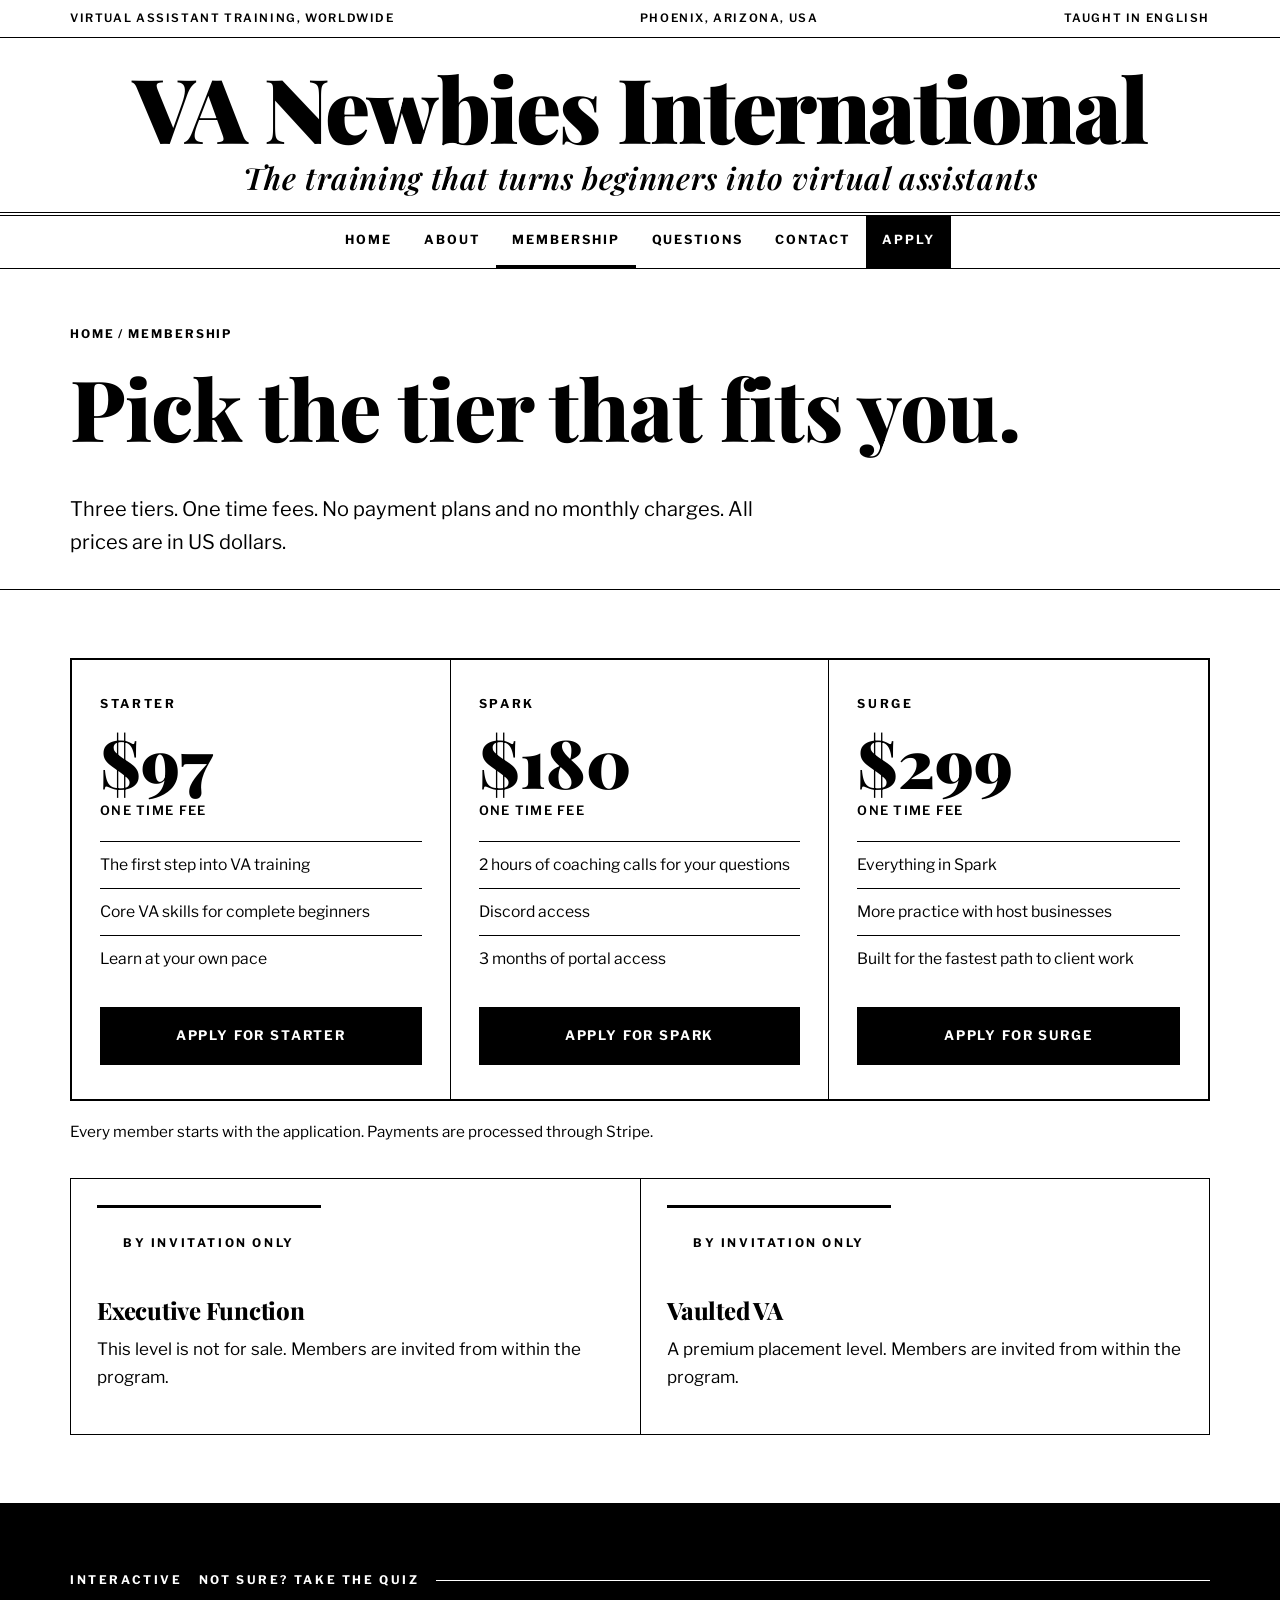
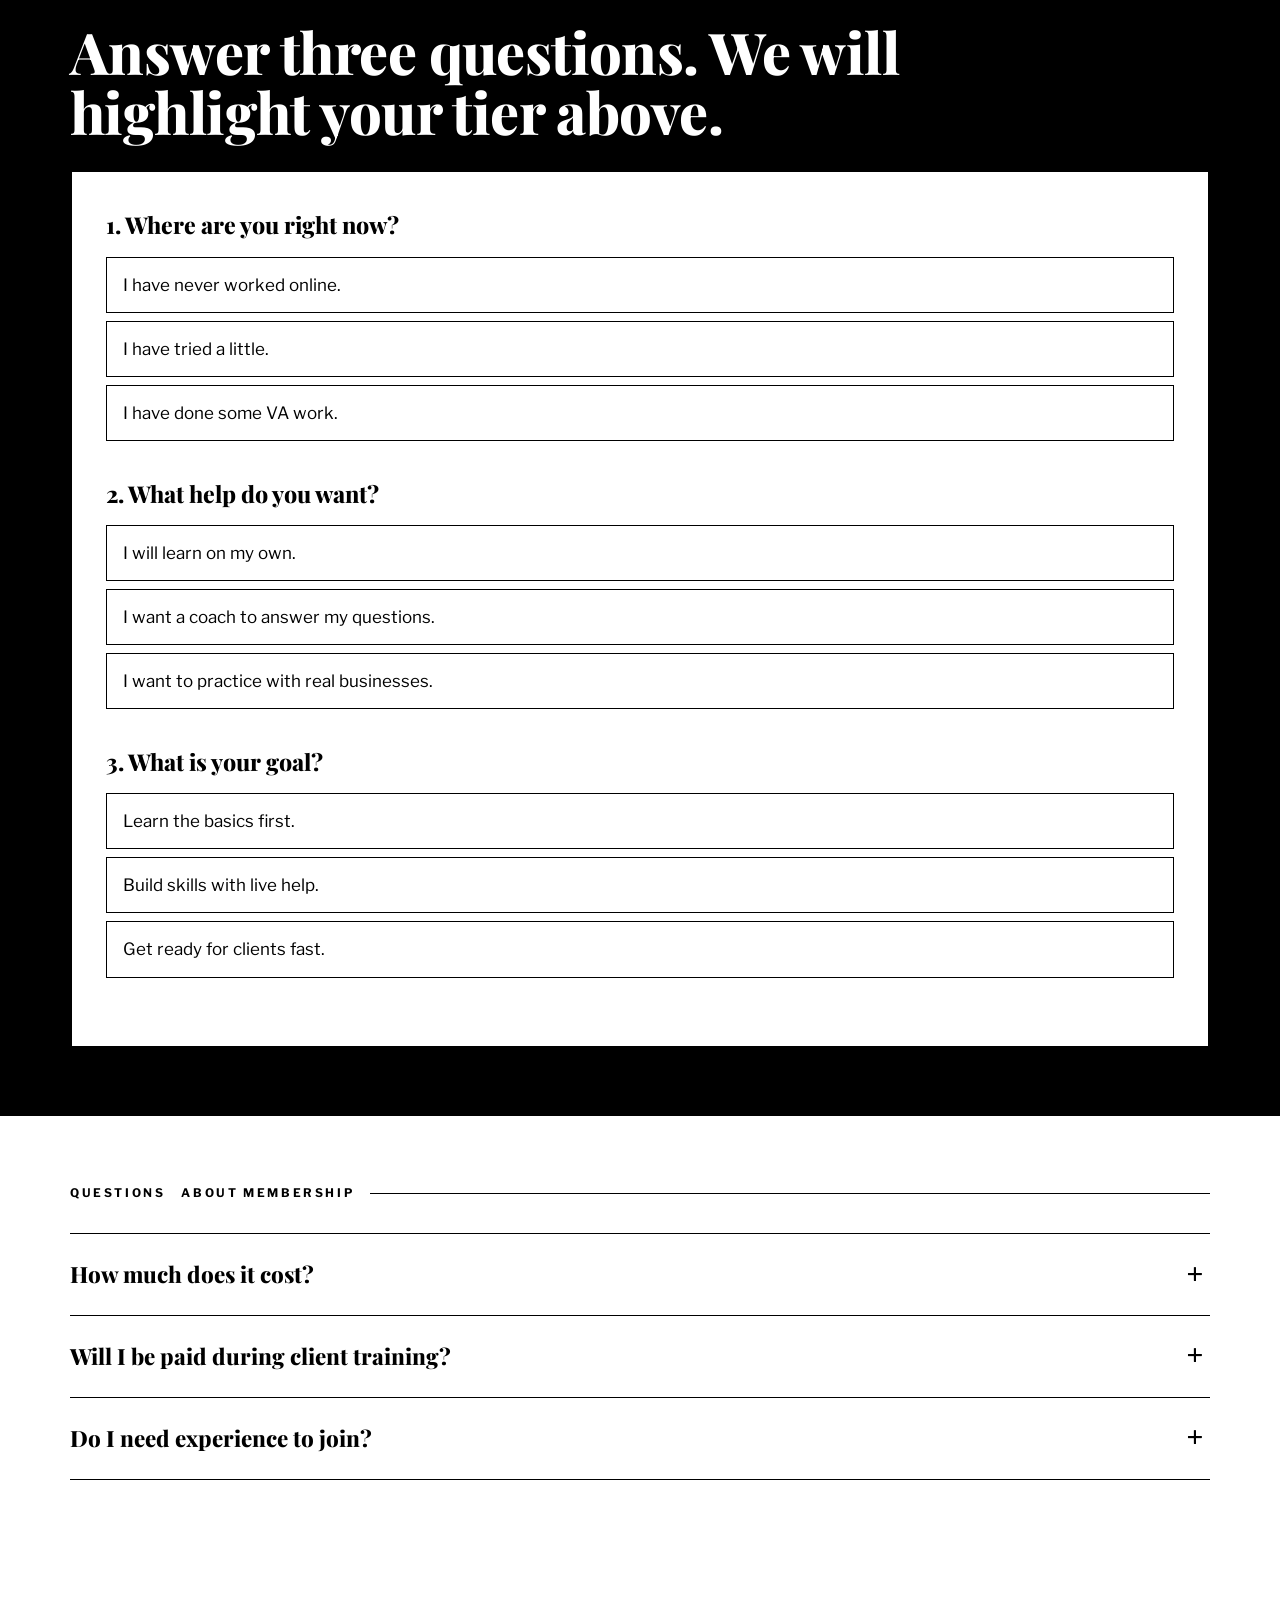
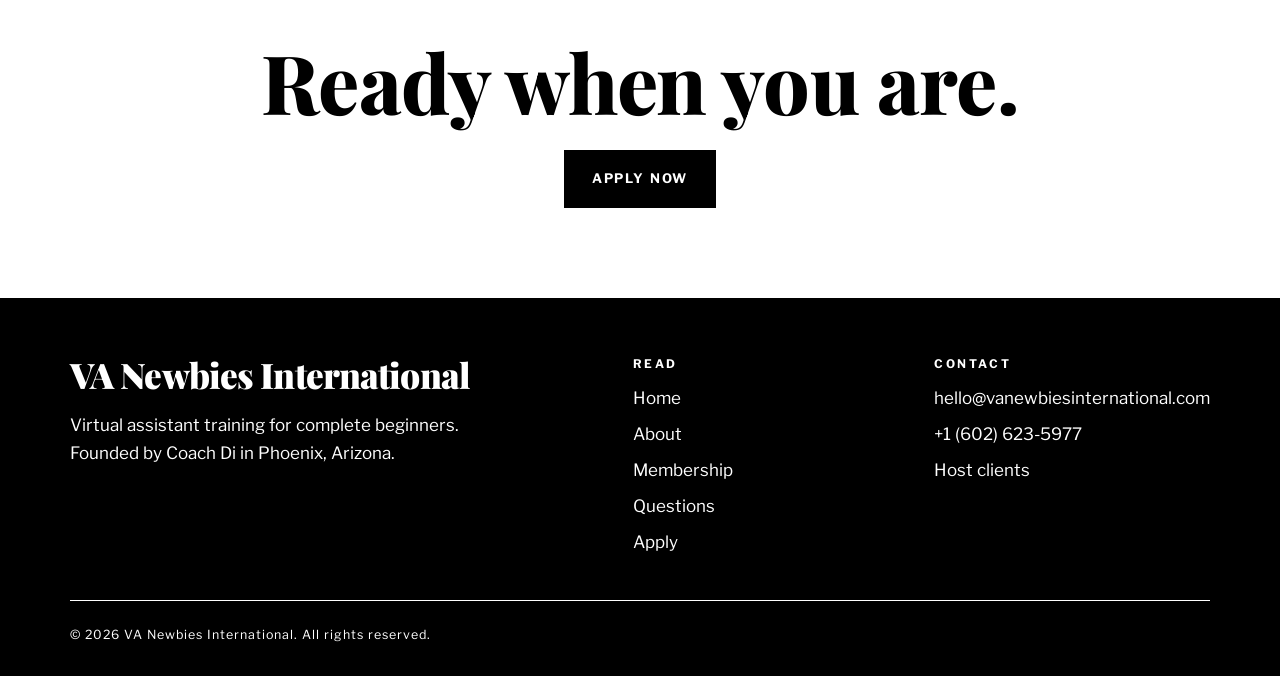
<file: services/index.html>
<!doctype html>
<html lang="en">
<head>
<meta charset="utf-8">
<meta name="viewport" content="width=device-width, initial-scale=1">
<title>Membership Tiers and Prices | VA Newbies International</title>
<meta name="description" content="VA Newbies International membership: Starter $97, Spark $180, Surge $299. One time fees with no monthly charges. Find the tier that fits you.">
<meta name="robots" content="index, follow, max-image-preview:large">
<link rel="canonical" href="https://www.vanewbiesinternational.com/services/">
<meta name="theme-color" content="#000000">
<meta property="og:type" content="website">
<meta property="og:site_name" content="VA Newbies International">
<meta property="og:title" content="Membership Tiers and Prices | VA Newbies International">
<meta property="og:description" content="VA Newbies International membership: Starter $97, Spark $180, Surge $299. One time fees with no monthly charges. Find the tier that fits you.">
<meta property="og:url" content="https://www.vanewbiesinternational.com/services/">
<meta property="og:image" content="https://www.vanewbiesinternational.com/assets/og-cover.png">
<meta property="og:image:alt" content="VA Newbies International, virtual assistant training worldwide">
<meta property="og:locale" content="en_US">
<meta name="twitter:card" content="summary_large_image">
<meta name="twitter:title" content="Membership Tiers and Prices | VA Newbies International">
<meta name="twitter:description" content="VA Newbies International membership: Starter $97, Spark $180, Surge $299. One time fees with no monthly charges. Find the tier that fits you.">
<meta name="twitter:image" content="https://www.vanewbiesinternational.com/assets/og-cover.png">
<link rel="icon" href="../assets/favicon.svg" type="image/svg+xml">
<link rel="preconnect" href="https://fonts.googleapis.com">
<link rel="preconnect" href="https://fonts.gstatic.com" crossorigin>
<link rel="stylesheet" href="https://fonts.googleapis.com/css2?family=Libre+Franklin:wght@400;600;700&family=Playfair+Display:ital,wght@0,600;0,800;0,900;1,600;1,700&display=swap">
<link rel="stylesheet" href="../assets/styles.css">
<script type="application/ld+json">{"@context": "https://schema.org", "@graph": [{"@type": ["Organization", "EducationalOrganization"], "@id": "https://www.vanewbiesinternational.com/#organization", "name": "VA Newbies International", "url": "https://www.vanewbiesinternational.com/", "logo": "https://www.vanewbiesinternational.com/assets/logo.svg", "description": "VA Newbies International trains complete beginners to work as virtual assistants for international clients. Training is in English and includes group coaching and an unpaid internship with real businesses.", "founder": {"@id": "https://www.vanewbiesinternational.com/about/#coach-di"}, "email": "hello@vanewbiesinternational.com", "telephone": "+16026235977", "address": {"@type": "PostalAddress", "addressLocality": "Phoenix", "addressRegion": "AZ", "addressCountry": "US"}, "areaServed": "Worldwide", "knowsLanguage": "en"}, {"@type": "WebSite", "@id": "https://www.vanewbiesinternational.com/#website", "url": "https://www.vanewbiesinternational.com/", "name": "VA Newbies International", "publisher": {"@id": "https://www.vanewbiesinternational.com/#organization"}, "inLanguage": "en"}, {"@type": "Course", "name": "VA Newbies International Starter", "description": "The first step into VA training; Core VA skills for complete beginners; Learn at your own pace", "provider": {"@id": "https://www.vanewbiesinternational.com/#organization"}, "inLanguage": "en", "offers": {"@type": "Offer", "price": "97", "priceCurrency": "USD", "availability": "https://schema.org/InStock", "url": "https://www.vanewbiesinternational.com/apply/"}, "hasCourseInstance": {"@type": "CourseInstance", "courseMode": "online"}}, {"@type": "Course", "name": "VA Newbies International Spark", "description": "2 hours of coaching calls for your questions; Discord access; 3 months of portal access", "provider": {"@id": "https://www.vanewbiesinternational.com/#organization"}, "inLanguage": "en", "offers": {"@type": "Offer", "price": "180", "priceCurrency": "USD", "availability": "https://schema.org/InStock", "url": "https://www.vanewbiesinternational.com/apply/"}, "hasCourseInstance": {"@type": "CourseInstance", "courseMode": "online"}}, {"@type": "Course", "name": "VA Newbies International Surge", "description": "Everything in Spark; More practice with host businesses; Built for the fastest path to client work", "provider": {"@id": "https://www.vanewbiesinternational.com/#organization"}, "inLanguage": "en", "offers": {"@type": "Offer", "price": "299", "priceCurrency": "USD", "availability": "https://schema.org/InStock", "url": "https://www.vanewbiesinternational.com/apply/"}, "hasCourseInstance": {"@type": "CourseInstance", "courseMode": "online"}}, {"@type": "BreadcrumbList", "itemListElement": [{"@type": "ListItem", "position": 1, "name": "Home", "item": "https://www.vanewbiesinternational.com/"}, {"@type": "ListItem", "position": 2, "name": "Membership", "item": "https://www.vanewbiesinternational.com/services/"}]}]}</script>
</head>
<body>
<div class="progress" aria-hidden="true"></div>
<a class="skip" href="#main">Skip to main content</a>
<header>
<div class="topbar"><div class="wrap"><span>Virtual assistant training, worldwide</span><span>Phoenix, Arizona, USA</span><span>Taught in English</span></div></div>
<div class="masthead"><a class="brand" href="../" aria-label="VA Newbies International, home">VA Newbies International<span>The training that turns beginners into virtual assistants</span></a></div>
<div class="navbar"><div class="wrap">
<button class="menu-btn" aria-expanded="false" aria-controls="site-nav">Menu</button>
<nav class="nav" id="site-nav" aria-label="Main"><a href="../">Home</a><a href="../about/">About</a><a href="../services/" aria-current="page">Membership</a><a href="../faq/">Questions</a><a href="../contact/">Contact</a><a class="cta" href="../apply/">Apply</a></nav>
</div></div>
</header>
<main id="main">

<div class="page-head"><div class="wrap">
<div class="crumbs"><a href="../">Home</a> / Membership</div>
<h1>Pick the tier that fits you.</h1>
<p>Three tiers. One time fees. No payment plans and no monthly charges. All prices are in US dollars.</p>
</div></div>

<section>
<div class="wrap">
<div class="tiers reveal"><article class="tier" data-tier="starter"><div class="name">Starter</div><div class="price">$97</div><div class="once">One time fee</div><ul><li>The first step into VA training</li><li>Core VA skills for complete beginners</li><li>Learn at your own pace</li></ul><a class="btn" href="../apply/">Apply for Starter</a></article><article class="tier" data-tier="spark"><div class="name">Spark</div><div class="price">$180</div><div class="once">One time fee</div><ul><li>2 hours of coaching calls for your questions</li><li>Discord access</li><li>3 months of portal access</li></ul><a class="btn" href="../apply/">Apply for Spark</a></article><article class="tier" data-tier="surge"><div class="name">Surge</div><div class="price">$299</div><div class="once">One time fee</div><ul><li>Everything in Spark</li><li>More practice with host businesses</li><li>Built for the fastest path to client work</li></ul><a class="btn" href="../apply/">Apply for Surge</a></article></div>
<p class="note">Every member starts with the application. Payments are processed through Stripe.</p>
<div class="invite reveal">
<div><div class="kicker">By invitation only</div><h3>Executive Function</h3><p>This level is not for sale. Members are invited from within the program.</p></div>
<div><div class="kicker">By invitation only</div><h3>Vaulted VA</h3><p>A premium placement level. Members are invited from within the program.</p></div>
</div>
</div>
</section>

<section class="dark">
<div class="wrap">
<div class="label reveal">Interactive <span>Not sure? Take the quiz</span></div>
<h2 class="sec-title reveal">Answer three questions. We will highlight your tier above.</h2>
<div class="reveal" style="background:#fff;color:#000"><form class="quiz" id="tier-quiz" aria-label="Find your tier">
<fieldset><legend>1. Where are you right now?</legend>
<label class="opt"><input type="radio" name="q1" value="starter"><span>I have never worked online.</span></label><label class="opt"><input type="radio" name="q1" value="spark"><span>I have tried a little.</span></label><label class="opt"><input type="radio" name="q1" value="surge"><span>I have done some VA work.</span></label>
</fieldset>
<fieldset><legend>2. What help do you want?</legend>
<label class="opt"><input type="radio" name="q2" value="starter"><span>I will learn on my own.</span></label><label class="opt"><input type="radio" name="q2" value="spark"><span>I want a coach to answer my questions.</span></label><label class="opt"><input type="radio" name="q2" value="surge"><span>I want to practice with real businesses.</span></label>
</fieldset>
<fieldset><legend>3. What is your goal?</legend>
<label class="opt"><input type="radio" name="q3" value="starter"><span>Learn the basics first.</span></label><label class="opt"><input type="radio" name="q3" value="spark"><span>Build skills with live help.</span></label><label class="opt"><input type="radio" name="q3" value="surge"><span>Get ready for clients fast.</span></label>
</fieldset>
<div class="result" id="quiz-result" aria-live="polite"></div>
</form></div>
</div>
</section>

<section>
<div class="wrap">
<div class="label reveal">Questions <span>About membership</span></div>
<div class="reveal"><div class="faq"><details><summary>How much does it cost?</summary><div class="ans"><p>There are three tiers. Starter is $97, Spark is $180 and Surge is $299. Each one is a one time fee. There are no payment plans and no monthly charges.</p></div></details><details><summary>Will I be paid during client training?</summary><div class="ans"><p>No. The client practice is an unpaid internship. It gives you real experience and work samples. You finish ready to earn.</p></div></details><details><summary>Do I need experience to join?</summary><div class="ans"><p>No. Training starts from the basics. You do not need a portfolio or a past job to begin.</p></div></details></div></div>
</div>
</section>

<section class="cta-final"><div class="wrap reveal">
<h2>Ready when you are.</h2>
<div class="btns"><a class="btn" href="../apply/">Apply now</a></div>
</div></section>
</main>
<a class="sticky-cta" href="../apply/">Apply now</a>
<footer class="foot">
<div class="wrap">
<div class="foot-grid">
<div>
<a class="brand" href="../">VA Newbies International</a>
<p style="margin-top:14px;max-width:26em">Virtual assistant training for complete beginners. Founded by Coach Di in Phoenix, Arizona.</p>
</div>
<div>
<h2>Read</h2>
<ul>
<li><a href="../">Home</a></li>
<li><a href="../about/">About</a></li>
<li><a href="../services/">Membership</a></li>
<li><a href="../faq/">Questions</a></li>
<li><a href="../apply/">Apply</a></li>
</ul>
</div>
<div>
<h2>Contact</h2>
<ul>
<li><a href="mailto:hello@vanewbiesinternational.com">hello@vanewbiesinternational.com</a></li>
<li><a href="tel:+16026235977">+1 (602) 623-5977</a></li>
<li><a href="../contact/#host-clients">Host clients</a></li>
</ul>
</div>
</div>
<small>&copy; <span id="year">2026</span> VA Newbies International. All rights reserved.</small>
</div>
</footer>
<script src="../assets/main.js" defer></script>
</body>
</html>
</file>
<file: assets/styles.css>
*,*::before,*::after{box-sizing:border-box}
html{scroll-behavior:smooth;-webkit-text-size-adjust:100%}
body{margin:0;background:#fff;color:#000;font-family:'Libre Franklin',Arial,Helvetica,sans-serif;font-size:1.0625rem;line-height:1.65;-webkit-font-smoothing:antialiased}
img,svg{max-width:100%;display:block}
a{color:inherit}
h1,h2,h3,h4{font-family:'Playfair Display',Georgia,'Times New Roman',serif;font-weight:800;line-height:1.05;margin:0 0 .5em;letter-spacing:-.01em}
p{margin:0 0 1em}
ul,ol{margin:0;padding:0;list-style:none}
.wrap{max-width:1180px;margin:0 auto;padding:0 20px}
.skip{position:absolute;left:-999px;top:0;background:#000;color:#fff;padding:12px 18px;z-index:100}
.skip:focus{left:0}
:focus-visible{outline:3px solid #000;outline-offset:3px}
.dark :focus-visible,.foot :focus-visible,.ticker :focus-visible{outline-color:#fff}
.progress{position:fixed;top:0;left:0;height:4px;width:0;background:#000;z-index:60}

.topbar{border-bottom:1px solid #000;font-size:.72rem;letter-spacing:.14em;text-transform:uppercase;font-weight:600}
.topbar .wrap{display:flex;justify-content:space-between;gap:16px;padding-top:9px;padding-bottom:9px;flex-wrap:wrap}
.masthead{text-align:center;padding:26px 20px 14px}
.brand{display:inline-block;text-decoration:none;font-family:'Playfair Display',Georgia,serif;font-weight:900;font-size:clamp(2rem,7.4vw,5.6rem);line-height:.95;letter-spacing:-.025em}
.brand span{display:block;font-style:italic;font-weight:600;font-size:.34em;letter-spacing:.02em;margin-top:.5em}
.navbar{border-top:4px double #000;border-bottom:1px solid #000;position:sticky;top:0;background:#fff;z-index:50}
.navbar .wrap{display:flex;align-items:center;justify-content:space-between}
.nav{display:flex;gap:0;flex-wrap:wrap;justify-content:center;width:100%}
.nav a{text-decoration:none;font-size:.78rem;letter-spacing:.16em;text-transform:uppercase;font-weight:700;padding:14px 16px;border-bottom:3px solid transparent}
.nav a:hover,.nav a[aria-current="page"]{border-bottom-color:#000}
.nav a.cta{background:#000;color:#fff;border-bottom-color:#000}
.nav a.cta:hover{background:#fff;color:#000}
.menu-btn{display:none;background:none;border:0;font:inherit;font-weight:700;letter-spacing:.16em;text-transform:uppercase;font-size:.78rem;padding:14px 0;cursor:pointer}
@media(max-width:760px){
.navbar .wrap{flex-direction:column;align-items:stretch}
.menu-btn{display:block;text-align:left}
.nav{display:none;flex-direction:column;align-items:stretch}
.nav.open{display:flex}
.nav a{border-bottom:1px solid #000;padding:14px 4px}
}

.kicker{font-size:.74rem;letter-spacing:.22em;text-transform:uppercase;font-weight:700;display:inline-block;border-top:3px solid #000;padding-top:8px;margin-bottom:18px}
.dark .kicker,.foot .kicker{border-color:#fff}
.hero{padding:46px 0 38px}
.hero-grid{display:grid;grid-template-columns:1.7fr 1fr;gap:44px;align-items:end}
.hero h1{font-size:clamp(2.7rem,7.2vw,6rem);margin-bottom:0}
.hero h1 em{font-weight:600}
.stand{border-left:1px solid #000;padding-left:26px}
.stand p{font-size:1.18rem;line-height:1.55}
.byline{font-size:.74rem;letter-spacing:.16em;text-transform:uppercase;font-weight:700;margin-top:22px}
@media(max-width:860px){.hero-grid{grid-template-columns:1fr;gap:26px}.stand{border-left:0;border-top:1px solid #000;padding:22px 0 0}}
.btns{display:flex;gap:12px;flex-wrap:wrap;margin-top:24px}
.btn{display:inline-block;text-decoration:none;font-weight:700;font-size:.82rem;letter-spacing:.14em;text-transform:uppercase;padding:16px 26px;border:2px solid #000;background:#000;color:#fff;cursor:pointer;font-family:inherit;transition:background .2s,color .2s,transform .2s}
.btn:hover{background:#fff;color:#000;transform:translateY(-2px)}
.btn.ghost{background:#fff;color:#000}
.btn.ghost:hover{background:#000;color:#fff}
.dark .btn{background:#fff;color:#000;border-color:#fff}
.dark .btn:hover{background:#000;color:#fff}
.dark .btn.ghost{background:#000;color:#fff}
.dark .btn.ghost:hover{background:#fff;color:#000}
.sub-link{display:inline-block;margin-top:18px;font-size:.92rem;font-weight:600}

.ticker{background:#000;color:#fff;overflow:hidden;border-top:1px solid #000;border-bottom:1px solid #000;white-space:nowrap}
.ticker-track{display:inline-flex;animation:tick 38s linear infinite;padding:13px 0}
.ticker span{font-size:.76rem;letter-spacing:.24em;text-transform:uppercase;font-weight:700;padding:0 26px}
.ticker span::after{content:"\2022";padding-left:52px}
@keyframes tick{to{transform:translateX(-50%)}}

section{padding:68px 0}
.label{display:flex;gap:16px;align-items:center;font-size:.74rem;letter-spacing:.22em;text-transform:uppercase;font-weight:700;margin-bottom:30px}
.label::after{content:"";flex:1;height:1px;background:#000}
.dark .label::after{background:#fff}
.dark{background:#000;color:#fff}
.sec-title{font-size:clamp(2rem,4.6vw,3.6rem);max-width:15em}
.lede{font-size:1.25rem;max-width:40em}
.cols{column-count:2;column-gap:46px;column-rule:1px solid #000}
.dark .cols{column-rule-color:#fff}
@media(max-width:760px){.cols{column-count:1}}
.dropcap::first-letter{font-family:'Playfair Display',Georgia,serif;font-weight:900;float:left;font-size:5.2em;line-height:.8;padding:.06em .1em 0 0}

.answer{border-top:1px solid #000;border-bottom:1px solid #000;padding:34px 0}
.answer-grid{display:grid;grid-template-columns:1fr 2fr;gap:40px}
.answer h2{font-size:clamp(1.6rem,3vw,2.3rem);margin:0}
.answer p{font-size:1.2rem;margin:0}
@media(max-width:760px){.answer-grid{grid-template-columns:1fr;gap:14px}}

.stats{display:grid;grid-template-columns:repeat(4,1fr);border-top:4px double #000;border-bottom:4px double #000}
.stat{padding:30px 20px;text-align:center;border-right:1px solid #000}
.stat:last-child{border-right:0}
.stat b{display:block;font-family:'Playfair Display',Georgia,serif;font-size:clamp(2.4rem,5vw,4rem);font-weight:900;line-height:1}
.stat small{display:block;margin-top:10px;font-size:.72rem;letter-spacing:.16em;text-transform:uppercase;font-weight:700}
@media(max-width:760px){.stats{grid-template-columns:1fr 1fr}.stat:nth-child(2){border-right:0}.stat:nth-child(-n+2){border-bottom:1px solid #000}}

.three{display:grid;grid-template-columns:repeat(3,1fr);border-top:1px solid #000}
.three article{padding:30px 28px 10px 0;border-right:1px solid #000;margin-right:28px}
.three article:last-child{border-right:0;margin-right:0}
.num{font-family:'Playfair Display',Georgia,serif;font-size:4.4rem;font-weight:900;line-height:1;color:#fff;-webkit-text-stroke:2px #000;display:block;margin-bottom:6px}
.dark .num{color:#000;-webkit-text-stroke:2px #fff}
.three h3{font-size:1.55rem}
@media(max-width:860px){.three{grid-template-columns:1fr}.three article{border-right:0;border-bottom:1px solid #000;margin:0;padding:26px 0}}

.four{display:grid;grid-template-columns:repeat(2,1fr);gap:0;border-top:1px solid #fff}
.four article{padding:30px 30px 18px 0;border-bottom:1px solid #fff}
.four article:nth-child(odd){border-right:1px solid #fff;margin-right:30px}
.four h3{font-size:1.6rem}
@media(max-width:760px){.four{grid-template-columns:1fr}.four article:nth-child(odd){border-right:0;margin-right:0}}

.pull{padding:70px 0;text-align:center}
.pull blockquote{margin:0 auto;max-width:17em;font-family:'Playfair Display',Georgia,serif;font-style:italic;font-weight:700;font-size:clamp(2rem,5.4vw,4.2rem);line-height:1.1;border-top:4px solid #000;border-bottom:4px solid #000;padding:36px 0}

.steps{counter-reset:s}
.steps li{display:grid;grid-template-columns:90px 1fr;gap:20px;padding:26px 0;border-top:1px solid #000;counter-increment:s}
.steps li::before{content:counter(s,decimal-leading-zero);font-family:'Playfair Display',Georgia,serif;font-weight:900;font-size:3rem;line-height:1}
.steps h3{font-size:1.5rem;margin-bottom:.3em}
.steps p{margin:0;max-width:40em}
.steps li:last-child{border-bottom:1px solid #000}

.profile{display:grid;grid-template-columns:1fr 1.4fr;gap:50px;align-items:start}
.monogram{aspect-ratio:4/5;border:2px solid #000;display:flex;flex-direction:column;justify-content:space-between;padding:22px;background:#000;color:#fff}
.monogram b{font-family:'Playfair Display',Georgia,serif;font-size:clamp(6rem,16vw,11rem);font-weight:900;line-height:.8}
.monogram span{font-size:.74rem;letter-spacing:.2em;text-transform:uppercase;font-weight:700}
@media(max-width:860px){.profile{grid-template-columns:1fr;gap:28px}.monogram{aspect-ratio:auto;min-height:260px}}
.facts{margin-top:22px;border-top:1px solid #000}
.facts li{padding:12px 0;border-bottom:1px solid #000;display:flex;gap:14px}
.facts li b{min-width:7.5em;font-size:.74rem;letter-spacing:.16em;text-transform:uppercase;padding-top:5px}

.quiz{border:2px solid #000;padding:34px}
.quiz fieldset{border:0;margin:0 0 26px;padding:0}
.quiz legend{font-family:'Playfair Display',Georgia,serif;font-weight:800;font-size:1.45rem;margin-bottom:12px;padding:0}
.opt{display:block;position:relative;margin-bottom:8px}
.opt input{position:absolute;opacity:0}
.opt span{display:block;border:1px solid #000;padding:13px 16px;cursor:pointer;transition:background .15s,color .15s}
.opt span:hover{background:#eee}
.opt input:checked+span{background:#000;color:#fff}
.opt input:focus-visible+span{outline:3px solid #000;outline-offset:3px}
.result{display:none;border-top:4px double #000;padding-top:26px;margin-top:10px}
.result.show{display:block;animation:rise .5s ease}
.result h3{font-size:2.2rem}
@keyframes rise{from{opacity:0;transform:translateY(14px)}to{opacity:1;transform:none}}

.tiers{display:grid;grid-template-columns:repeat(3,1fr);gap:0;border:2px solid #000}
.tier{padding:34px 28px;border-right:1px solid #000;display:flex;flex-direction:column;transition:background .2s,color .2s}
.tier:last-child{border-right:0}
.tier:hover,.tier.pick{background:#000;color:#fff}
.tier .name{font-size:.76rem;letter-spacing:.22em;text-transform:uppercase;font-weight:700}
.tier .price{font-family:'Playfair Display',Georgia,serif;font-size:4.2rem;font-weight:900;line-height:1;margin:14px 0 4px}
.tier .once{font-size:.8rem;letter-spacing:.1em;text-transform:uppercase;margin-bottom:20px;font-weight:600}
.tier ul{margin:0 0 26px;flex:1}
.tier li{padding:10px 0;border-top:1px solid currentColor;font-size:.98rem}
.tier .btn{text-align:center}
.tier:hover .btn,.tier.pick .btn{background:#fff;color:#000;border-color:#fff}
@media(max-width:860px){.tiers{grid-template-columns:1fr}.tier{border-right:0;border-bottom:1px solid #000}.tier:last-child{border-bottom:0}}
.note{font-size:.95rem;margin-top:18px}
.invite{display:grid;grid-template-columns:1fr 1fr;border:1px solid #000;margin-top:34px}
.invite div{padding:26px}
.invite div+div{border-left:1px solid #000}
.invite h3{font-size:1.5rem}
@media(max-width:760px){.invite{grid-template-columns:1fr}.invite div+div{border-left:0;border-top:1px solid #000}}

.faq details{border-top:1px solid #000}
.faq details:last-child{border-bottom:1px solid #000}
.faq summary{list-style:none;cursor:pointer;padding:22px 50px 22px 0;font-family:'Playfair Display',Georgia,serif;font-weight:800;font-size:1.4rem;position:relative}
.faq summary::-webkit-details-marker{display:none}
.faq summary::after{content:"+";position:absolute;right:6px;top:50%;transform:translateY(-50%);font-family:'Libre Franklin',Arial,sans-serif;font-size:2rem;font-weight:400;transition:transform .25s}
.faq details[open] summary::after{transform:translateY(-50%) rotate(45deg)}
.faq .ans{padding:0 0 24px;max-width:46em;font-size:1.08rem}

.cta-final{text-align:center;padding:90px 0}
.cta-final h2{font-size:clamp(2.4rem,6.4vw,5.4rem);max-width:12em;margin:0 auto 26px}
.cta-final .btns{justify-content:center}

.page-head{padding:56px 0 30px;border-bottom:1px solid #000}
.page-head h1{font-size:clamp(2.6rem,6.6vw,5.4rem);max-width:12em}
.page-head p{font-size:1.25rem;max-width:36em;margin:0}
.crumbs{font-size:.74rem;letter-spacing:.16em;text-transform:uppercase;font-weight:700;margin-bottom:18px}
.crumbs a{text-decoration:none}
.crumbs a:hover{text-decoration:underline}
.embed{border:2px solid #000;margin-top:30px}
.embed iframe{width:100%;min-height:760px;border:0;display:block}
.contact-grid{display:grid;grid-template-columns:1fr 1fr;gap:0;border:1px solid #000}
.contact-grid div{padding:30px}
.contact-grid div+div{border-left:1px solid #000}
.contact-grid h3{font-size:1.5rem}
@media(max-width:760px){.contact-grid{grid-template-columns:1fr}.contact-grid div+div{border-left:0;border-top:1px solid #000}}

.foot{background:#000;color:#fff;padding:60px 0 30px}
.foot-grid{display:grid;grid-template-columns:2fr 1fr 1fr;gap:40px;padding-bottom:36px;border-bottom:1px solid #fff}
.foot .brand{font-size:2.2rem}
.foot h2{font-family:'Libre Franklin',Arial,sans-serif;font-size:.74rem;letter-spacing:.22em;text-transform:uppercase;font-weight:700;margin-bottom:14px}
.foot li{margin-bottom:8px}
.foot a{text-decoration:none}
.foot a:hover{text-decoration:underline}
.foot small{display:block;padding-top:24px;font-size:.78rem;letter-spacing:.08em}
@media(max-width:760px){.foot-grid{grid-template-columns:1fr}}

.sticky-cta{position:fixed;left:0;right:0;bottom:0;background:#000;color:#fff;text-align:center;padding:15px;font-weight:700;letter-spacing:.14em;text-transform:uppercase;font-size:.8rem;text-decoration:none;z-index:55;transform:translateY(110%);transition:transform .3s}
.sticky-cta.show{transform:none}
@media(min-width:761px){.sticky-cta{display:none}}

.js .reveal{opacity:0;transform:translateY(26px);transition:opacity .8s ease,transform .8s ease}
.js .reveal.in{opacity:1;transform:none}
@media(prefers-reduced-motion:reduce){
html{scroll-behavior:auto}
.ticker-track{animation:none}
.js .reveal{opacity:1;transform:none;transition:none}
.btn,.tier,.faq summary::after{transition:none}
}
@media print{.navbar,.ticker,.sticky-cta,.progress{display:none}}
</file>
